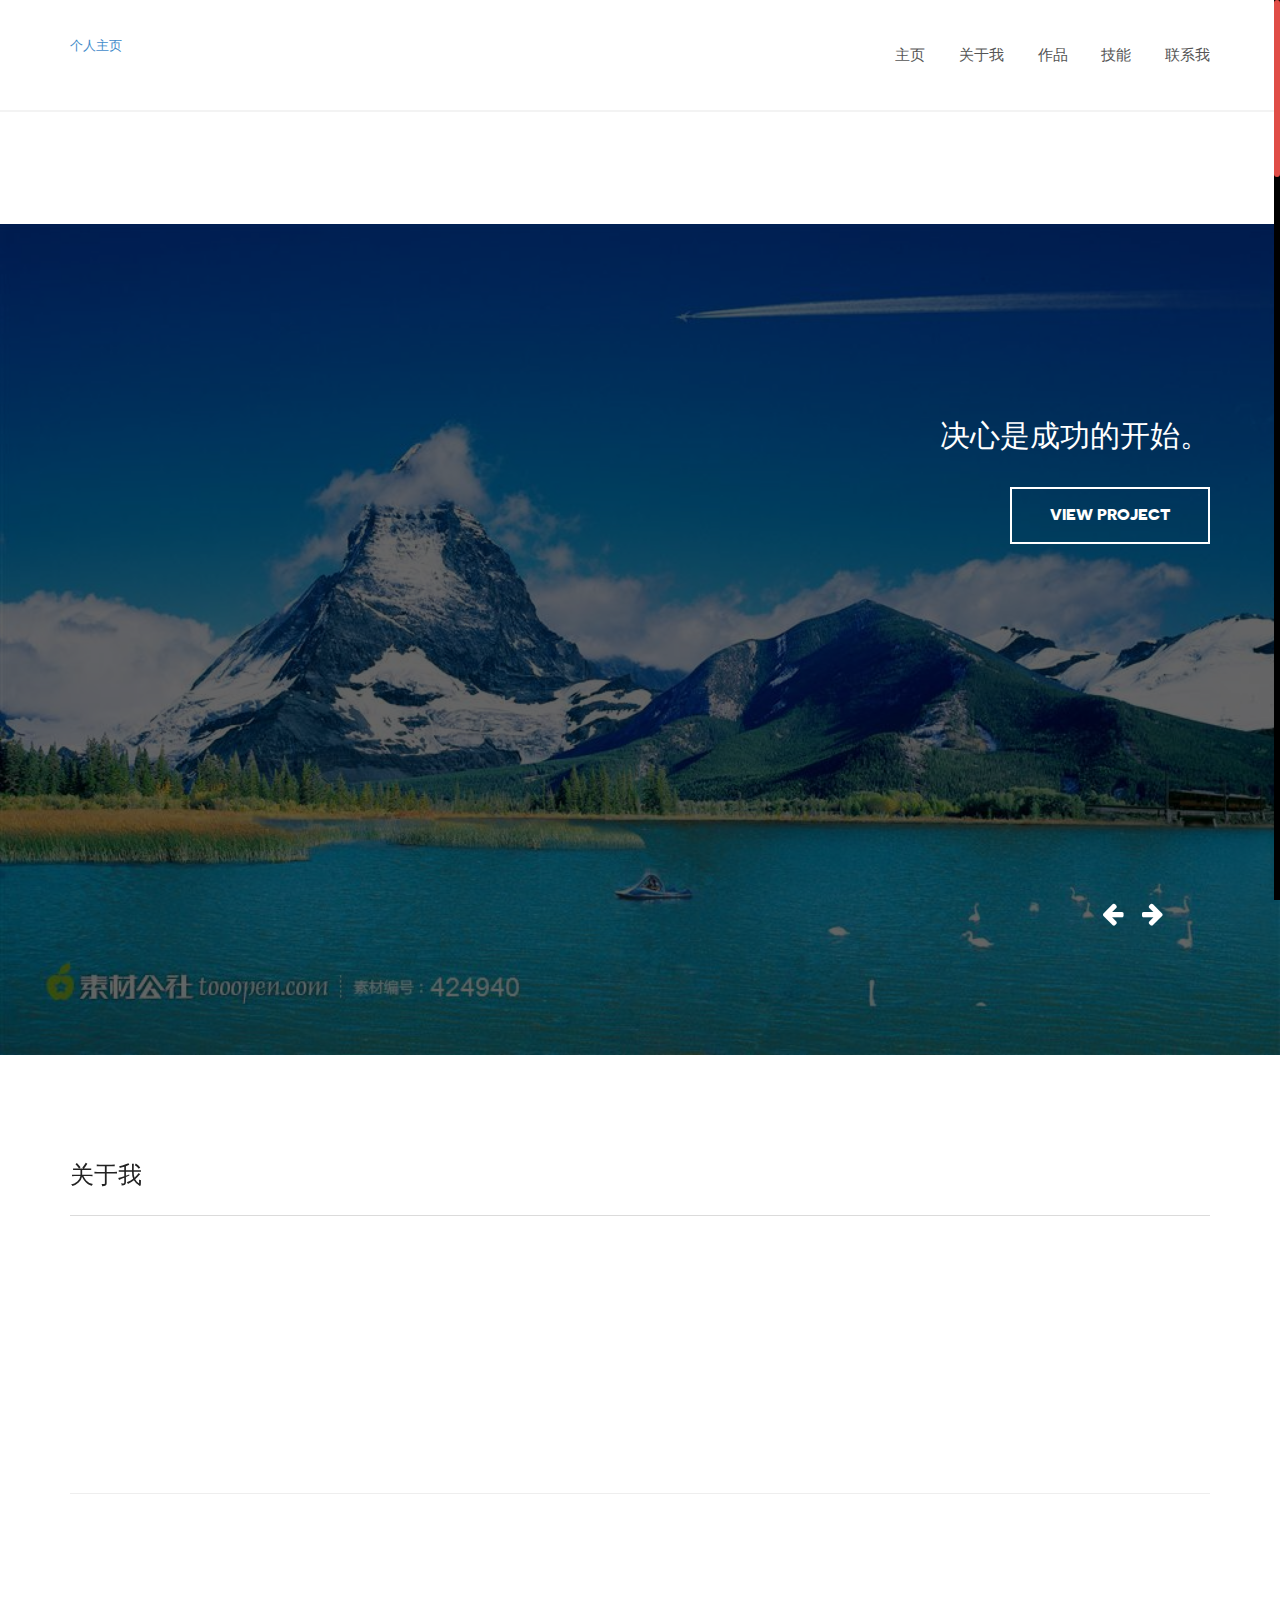
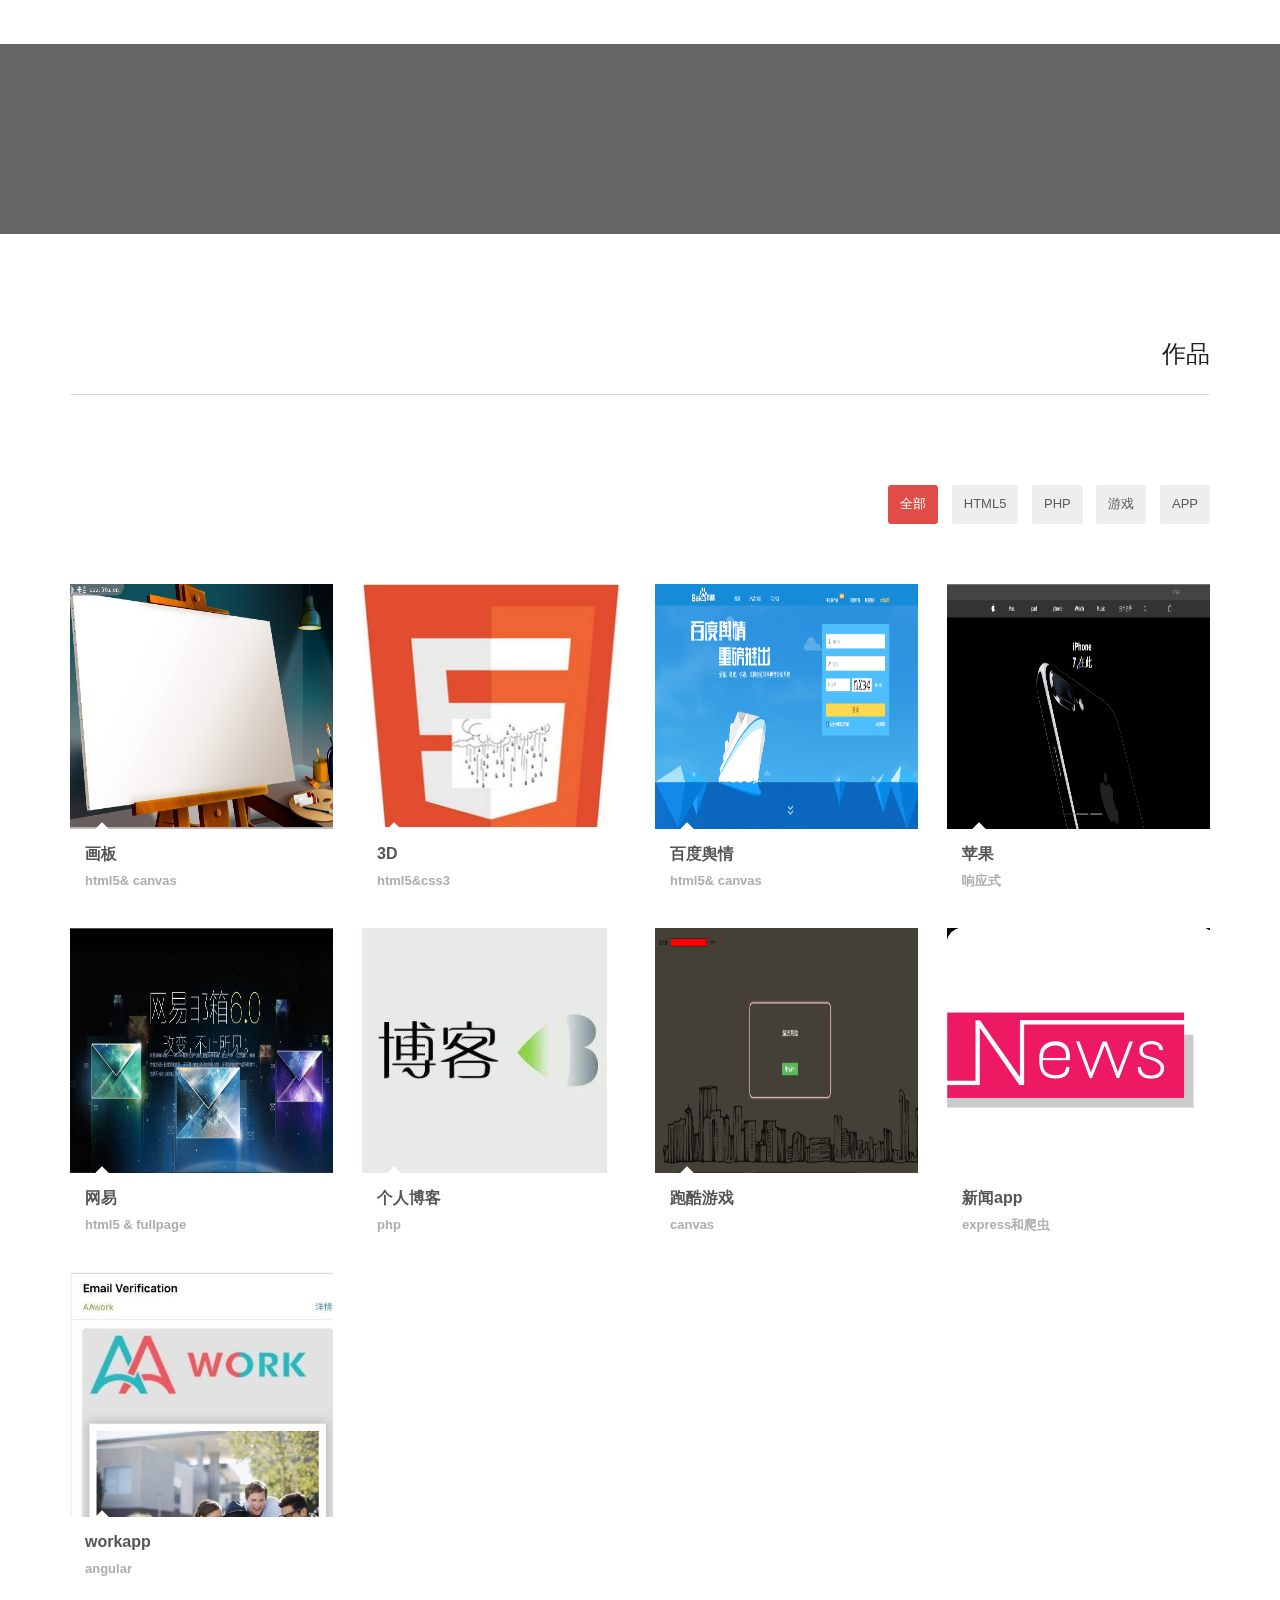
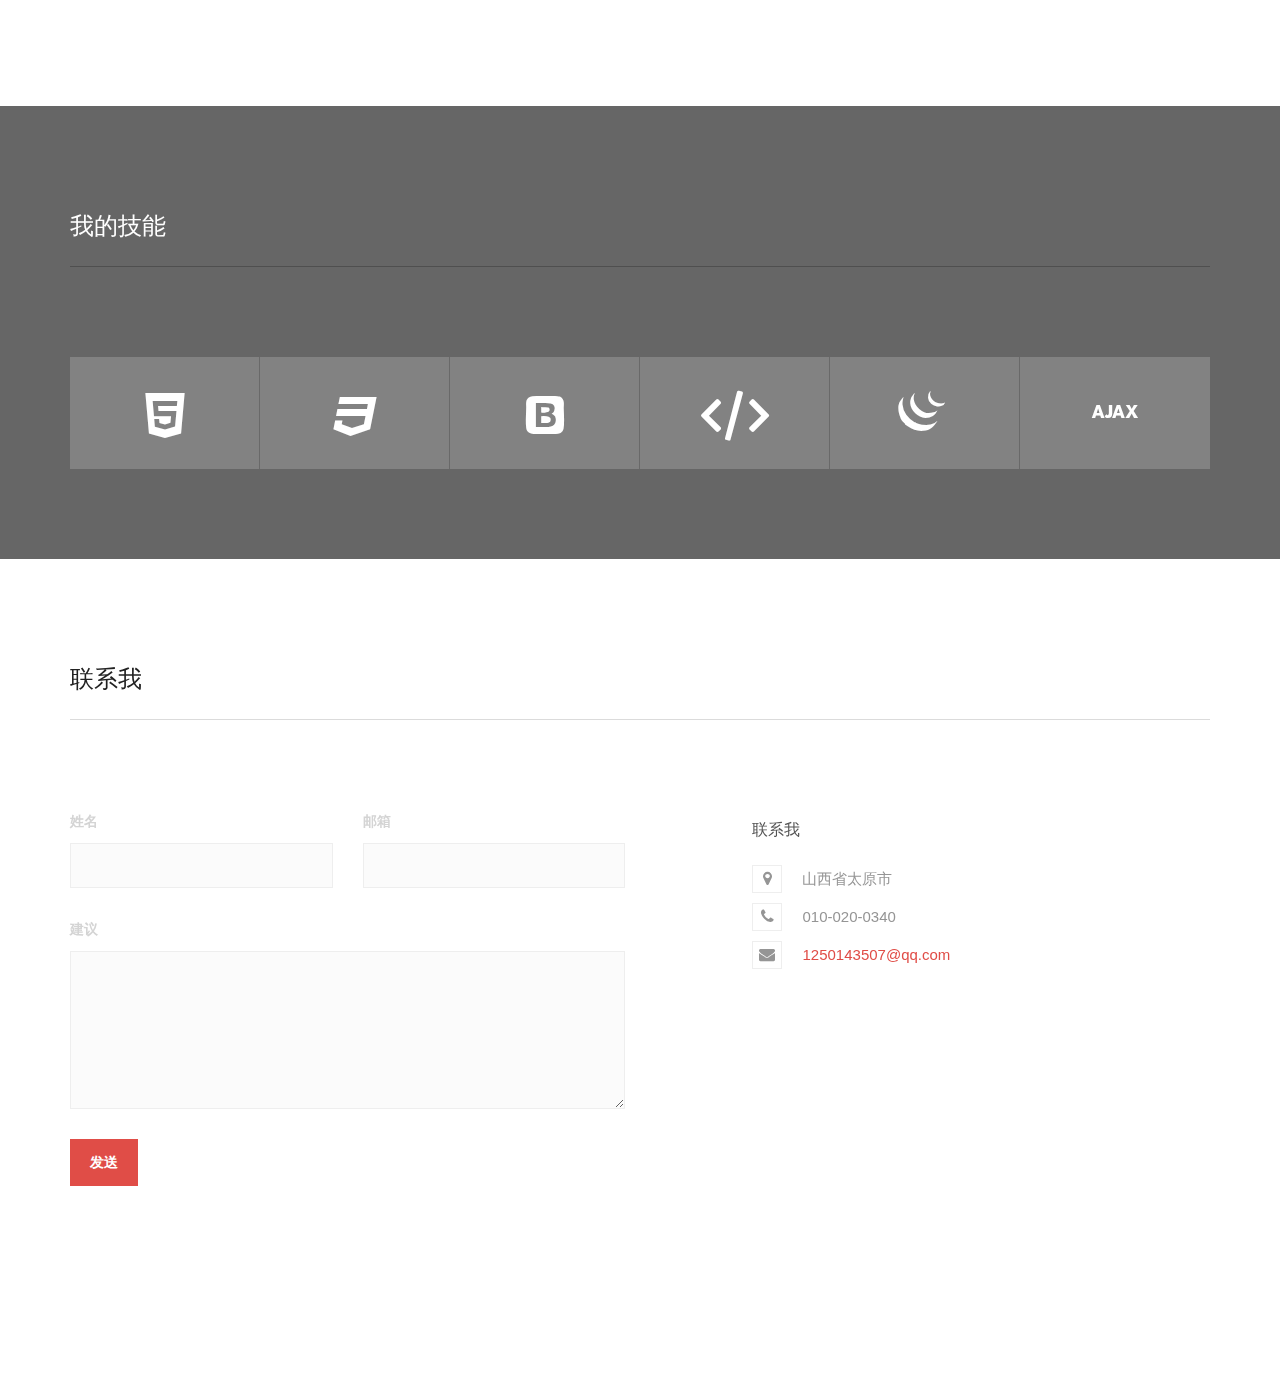
<file: weili/index.html>
<!DOCTYPE html>
	<html lang="en">
    <head>

        <title>个人主页</title>
        <meta name="viewport" content="width=device-width, initial-scale=1.0">
        <meta name="description" content="">
        <meta name="author" content="">
        <meta charset="UTF-8">

        <!-- CSS Bootstrap-->
        <link href="bootstrap/css/bootstrap.css" rel="stylesheet" media="screen">
		<link href="css/animate.css" rel="stylesheet" media="screen">
        <link href="css/templatemo_style.css" rel="stylesheet" media="screen">
		<link rel="stylesheet" href="css/index.css">

        <script src="js/jquery-1.10.2.min.js"></script>
        <script src="js/modernizr.js"></script>
		<script src="bootstrap/js/bootstrap.min.js"></script>
		<script src="js/plugins.js"></script>
		<script src="js/custom.js"></script>
		<style>
			.zuopin{
				width:270px;
				height: 245px;
				overflow: hidden;
			}
			.zuopin img{
				/*width: 100%;*/
				height: 100%;
			}
			.app{
				width:270px;
				height: 245px;
				overflow: hidden;
			}
			.app img{
				width: 100%;
			}
		</style>

	</head>
    <body>
	<!-- Preloader -->
	<div id="page-preloader">
	    <div id="spinner"></div>
	</div>
	<!-- End Preloader -->
	
	<!-- Mobile Menu -->
	<div id="mobile-menu" class="mobile-nav hide-nav hidden-md hidden-lg">
	    <div class="mobile-menu-close">
		<button type="button" class="close" aria-hidden="true"><span>Close</span>&times;</button>
	    </div>
	   
		<ul class="mobile-navigation">
		    <li><a href="#introduction">主页</a></li>
		    <li><a href="#about">关于我</a></li>
		    <li><a href="#portfolio">作品</a></li>
		    <li><a href="#partners">技能</a></li>
		    <!--<li><a href="#our-team">Our Team</a></li>-->
		    <li><a href="#contact">联系我</a></li>
		</ul>
		
		<ul class="mobile-social-icons">
		    <li><a href="#"><i class="fa fa-facebook"></i></a></li>
		    <li><a href="#"><i class="fa fa-twitter"></i></a></li>
		    <li><a href="#"><i class="fa fa-linkedin"></i></a></li>
		    <li><a href="#"><i class="fa fa-rss"></i></a></li>
		</ul>
	    
	</div>

        <!-- 头部开始 -->
        <header id="header" class="site-header" role="banner">
	    <div class="container">
		<div class="row">

		    <div class="col-md-4 logo">
			<a href="#">
				个人主页
			    <!--<img src="imgs/logo.png" alt="Impressum Template" title="Impressum Parallax Template">-->
			</a>
		    </div> <!-- //.logo -->

		    <div class="col-md-8">
			<nav id="navigation" class="hidden-sm hidden-xs">
			    <ul id="main-nav" class="main-navigation">
				<li class="current"><a href="#introduction">主页</a></li>
				<li><a href="#about">关于我</a></li>
				<li><a href="#portfolio">作品</a></li>
				<li><a href="#partners">技能</a></li>
				<!--<li><a href="#our-team">Our Team</a></li>-->
				<li><a href="#contact">联系我</a></li>
			    </ul>
			</nav>

			<a href="#mobile-menu" class="visible-xs visible-sm mobile-menu-trigger"><i class="fa  fa-reorder"></i></a>

		    </div>

		</div> <!-- //.row -->
	    </div> <!-- //.container -->

        </header>
	<!-- 头部结束 -->
	
	<!-- Introduction Section -->
	<section id="introduction" class="content-section clearfix">
	    <div class="flexslider introduction-slider">
		
		<ul class="slides">
		    <li> 
			<div class="flex-caption section-overlay slide-caption">
			    <div class="container">
				<div class="row">
				    <div class="col-md-12">
					<h2>
						决心是成功的开始。
					</h2>
					<a class="slide-button">View Project</a>
				    </div>
				</div>
			    </div>
			</div> 
			<img src="images/slides/slide1.jpg" alt="slide-01">  
		    </li>
		    
		    <li> 
			<div class="flex-caption section-overlay slide-caption">
			    <div class="container">
				<div class="row">
				    <div class="col-md-12">
					<h2>
						信心、毅力、勇气三者具备，则天下没有做不成的事。
					</h2>
					<a class="slide-button">View Project</a>
				    </div>
				</div>
			    </div>
			</div> 
			<img src="images/slides/slide2.jpg" alt="slide-02">    
		    </li>
		    
		    <li> 
			<div class="flex-caption section-overlay slide-caption">
			    <div class="container">
				<div class="row">
				    <div class="col-md-12">
					<h2>
						你要做多大的事情，就该承受多大的压力。
					</h2>
					<a class="slide-button">View Project</a>
				    </div>
				</div>
			    </div>
			</div> 
			<img src="images/slides/slide3.jpg" alt="slide-03">    
		    </li>
		</ul>

		<div class="slide-navigation">
		    <a href="#" class="slide-prev"><i class="fa fa-arrow-left"></i></a>
		    <a href="#" class="slide-next"><i class="fa fa-arrow-right"></i></a>
		</div>
		
	    </div> <!-- //.flexslider -->
	</section>
	<!-- End Introduction Section -->

	<!-- 关于我 -->
	<section id="about" class="content-section clearfix">
	    <div class="container">
		<div class="row">
		    <div class="col-md-12">
			<h2 class="section-title left">关于我</h2>
		    </div>
		</div>
		<div class="row">
		    
		    <div class="col-md-4 animated-item feature-item fadeInUp" data-delay="200">
			<span class="feature-icon">
				<i class="li_bulb iconfont"></i>
			</span>
			<div class="feature-info">
			    <h3 class="feature-title"><span></span>教育背景<!--Different Ideas--></h3>
			    <p>大学本科</p>
				<p>计算机科学与技术</p>
			</div>
		    </div>
		    
		    <div class="col-md-4 animated-item feature-item fadeInUp" data-delay="300">
			<span class="feature-icon"><i class="li_params"></i></span>
			<div class="feature-info">
			    <h3 class="feature-title"><span></span>籍贯<!--Flexible Mind--></h3>
			    <p>山西运城</p>
			</div>
		    </div>
		    
		    <div class="col-md-4 animated-item feature-item fadeInUp" data-delay="400">
			<span class="feature-icon"><i class="li_heart"></i></span>
			<div class="feature-info">
			    <h3 class="feature-title"><span></span>联系方式</h3>
			    <p>联系电话：15296709237</p>
				<p>QQ:1250143507</p>
			</div>
		    </div>
		    
		</div>

		<hr class="solid">

		<!--<div class="row">
		    <div class="col-md-7 animated-item fadeInLeft" data-delay="200">
			<h3>我的技能</h3>

			<p>Impressum is <a rel="nofollow" href="#/page/1">free parallax template</a> from <b class="blue">template</b><b class="green">mo</b>.
            You can download, edit and use this responsive layout for any website. Credit goes to <a rel="nofollow" href="#">Unsplash</a> for imgs used in this template.
			Donec fringilla iaculis nunc, non semper felis mattis a. Quisque tincidunt orci eu orci elementum laoreet nec non lectus.
			Maecenas commodo purus sapien, ac adipiscing tortor tempor sed. Aenean ac facilisis augue, tempor pellentesque nisl. </p>

			<p>Aliquam porttitor aliquet arcu, et ornare sapien pharetra in. Aenean sit amet est, ut libero. Nunc at pulvinar velit.
			Nunc pretium odio nibh, eget vehicula tellus sodales id.</p>

		    </div>
		    <div class="col-md-5 skillbar-container animated-item fadeInRight" data-delay="400">

			<div class="skillbar clearfix anim" data-percent="94">
			    <div class="skillbar-title">Photoshop</div>
			    <div class="skillbar-bar"></div>
			    <div class="skillbar-percent">94%</div>
			</div>

			<div class="skillbar clearfix anim" data-percent="88">
			    <div class="skillbar-title">Illustrator</div>
			    <div class="skillbar-bar"></div>
			    <div class="skillbar-percent">88%</div>
			</div>

			<div class="skillbar clearfix anim" data-percent="66">
			    <div class="skillbar-title">Fireworks</div>
			    <div class="skillbar-bar"></div>
			    <div class="skillbar-percent">66%</div>
			</div>

		    </div>
		</div>-->
	    </div>
	</section>
	<section id="counter" class="content-section content-overlay parallax-section clearfix">
		<div class="section-overlay">
		    <div class="container">
			<!--<div class="row fadeInUp">
			    <div class="col-md-3 counter-item">
				<span class="counter-icon"><i class="li_user"></i></span>
				<span class="counter-number" data-from="1" data-to="256" data-speed="1000"></span>
				<span class="counter-text">Satisfied Clients</span>
			    </div>

			    <div class="col-md-3 counter-item">
				<span class="counter-icon"><i class="li_display"></i></span>
				<span class="counter-number" data-from="1" data-to="512" data-speed="2000"></span>
				<span class="counter-text">Projects Delivered</span>
			    </div>

			    <div class="col-md-3 counter-item">
				<span class="counter-icon"><i class="li_pen"></i></span>
				<span class="counter-number" data-from="1" data-to="1024" data-speed="3000"></span>
				<span class="counter-text">Line of Code</span>
			    </div>

			    <div class="col-md-3 counter-item">
				<span class="counter-icon"><i class="li_bubble"></i></span>
				<span class="counter-number" data-from="1" data-to="2048" data-speed="4000"></span>
				<span class="counter-text">Questions Answered</span>
			    </div>
			</div>-->
		    </div>

		</div>
	</section>
	<!-- End 关于我-->
	
	<!-- 作品-->
	<section id="portfolio" class="content-section clearfix">
	    <div class="container">
		<div class="row">
		    <div class="col-md-12">
			<h2 class="section-title right">作品</h2>
		    </div>
		</div>
		<div class="row">
		    <div class="col-md-12">
				<ul id="filters" class="folio-filters">
					<li class="current"><a href="#" data-filter="*">全部</a></li>
					<li class=""><a href="#" data-filter=".webdesign">HTML5</a></li>
					<li class=""><a href="#" data-filter=".photography">PHP</a></li>
					<li class=""><a href="#" data-filter=".branding">游戏</a></li>
					<li class=""><a href="#" data-filter=".marketing">app</a></li>
				</ul>
		    </div>
		</div>
		    
		    <div id="folio-container" class="row">
				<!--画板开始-->
			<div class="col-md-3 col-sm-6 folio-item webdesign">
			    <div class="folio-thumb item-h2">
					<div class="zuopin">
						<img src="images/画板.jpg" alt="">
					</div>
				    <div class="folio-overlay">
					<a href="images/big-post1.jpg" class="folio-zoom">
					    <i class="fa fa-plus"></i>
					</a>
				    </div>
				
			    </div>
			    <div class="folio-desc">
				<span class="folio-tail"></span>
				<h4><a href="https://weili11.github.io/huaban/canvas2.html" target="_blank">画板</a></h4>
				<h6>html5& canvas</h6>
			    </div>
			</div>
			<!--画板结束-->
				<!--3D-room-->
				<div class="col-md-3 col-sm-6 folio-item webdesign">
					<div class="folio-thumb item-h2">
						<div class="zuopin">
							<img src="images/post1.jpg" alt="">
						</div>
						<div class="folio-overlay">
							<a href="images/big-post1.jpg" class="folio-zoom">
								<i class="fa fa-plus"></i>
							</a>
						</div>

					</div>
					<div class="folio-desc">
						<span class="folio-tail"></span>
						<h4><a href="https://weili11.github.io/zuo_room/room.html" target="_blank">3D</a></h4>
						<h6>html5&css3</h6>
					</div>
				</div>
				<!--百度舆情-->
				<div class="col-md-3 col-sm-6 folio-item webdesign">
					<div class="folio-thumb item-h2">
						<div class="zuopin">
							<img src="images/百度舆情.png" alt="">
						</div>
						<div class="folio-overlay">
							<a href="images/big-post1.jpg" class="folio-zoom">
								<i class="fa fa-plus"></i>
							</a>
						</div>

					</div>
					<div class="folio-desc">
						<span class="folio-tail"></span>
						<h4><a href="https://weili11.github.io/zuo_yuqing/baidu.html" target="_blank">百度舆情</a></h4>
						<h6>html5& canvas</h6>
					</div>
				</div>

			<!--<div class="col-md-3 col-sm-6 folio-item photography">
			    <div class="folio-thumb">
				<img src="images/post2.jpg" alt="">
				    <div class="folio-overlay">
					<a href="images/big-post2.jpg" class="folio-zoom">
					    <i class="fa fa-plus"></i>
					</a>
				    </div>
				
			    </div>
			    <div class="folio-desc">
				<span class="folio-tail"></span>
				<h4><a href="../game/run.html">跑酷游戏</a></h4>
				<h6>html5 & css3</h6>
			    </div> &lt;!&ndash; //.folio-desc &ndash;&gt;
			</div> -->
				<!-- folio-item -->
			
			<!--<div class="col-md-3 col-sm-6 folio-item branding">
			    <div class="folio-thumb item-h2">
				<img src="images/post3.jpg" alt="">
				    <div class="folio-overlay">
					<a href="images/big-post3.jpg" class="folio-zoom">
					    <i class="fa fa-plus"></i>
					</a>
				    </div>
				
			    </div>
			    <div class="folio-desc">
				<span class="folio-tail"></span>
				<h4><a href="../room/room.html">3D</a></h4>
				<h6>html5 & css3</h6>
			    </div>
			</div>-->
			
			<!--<div class="col-md-3 col-sm-6 folio-item marketing">
			    <div class="folio-thumb">
				<img src="images/post4.jpg" alt="">
				    <div class="folio-overlay">
					<a href="images/big-post4.jpg" class="folio-zoom">
					    <i class="fa fa-plus"></i>
					</a>
				    </div>
				
			    </div>
			    <div class="folio-desc">
				<span class="folio-tail"></span>
				<h4><a href="../apple/index.html">苹果官网</a></h4>
				<h6>html5 & 响应式</h6>
			    </div>
			</div>-->

				<!--苹果-->
				<div class="col-md-3 col-sm-6 folio-item webdesign">
					<div class="folio-thumb">
						<div class="zuopin">
							<img src="images/苹果.png" alt="">
						</div>
						<div class="folio-overlay">
							<a href="images/big-post5.jpg" class="folio-zoom">
								<i class="fa fa-plus"></i>
							</a>
						</div>

					</div>
					<div class="folio-desc">
						<span class="folio-tail"></span>
						<h4><a href="https://weili11.github.io/zuo_apple/index.html" target="_blank">苹果</a></h4>
						<h6>响应式</h6>
					</div>
				</div>
				<!-- 网易 -->
				<div class="col-md-3 col-sm-6 folio-item webdesign">
			    <div class="folio-thumb">
					<div class="app">
						<div class="zuopin">
							<img src="images/网易.png" alt="">
						</div>
					</div>
				    <div class="folio-overlay">
					<a href="images/big-post5.jpg" class="folio-zoom">
					    <i class="fa fa-plus"></i>
					</a>
				    </div>
				
			    </div>
			    <div class="folio-desc">
				<span class="folio-tail"></span>
				<h4><a href="https://weili11.github.io/wangyi/fullpage.html" target="_blank">网易</a></h4>
				<h6>html5 & fullpage</h6>
			    </div>
			</div>
			<!--个人博客开始-->
			<div class="col-md-3 col-sm-6 folio-item photography">
			    <div class="folio-thumb item-h2">
					<div class="zuopin">
						<img src="images/blog.jpg" alt="">
					</div>
				    <div class="folio-overlay">
					<a href="http://localhost/blog/blog/index.php?m=index " class="folio-zoom">
					    <i class="fa fa-plus"></i>
					</a>
				    </div>
				
			    </div>
			    <div class="folio-desc">
				<span class="folio-tail"></span>
				<h4><a href="http://localhost/blog/blog/index.php?m=admin" target="_blank">个人博客</a></h4>
				<h6>php</h6>
			    </div>
			</div> <!-- 个人博客结束 -->

				<!--百度舆情开始-->
			<!--<div class="col-md-3 col-sm-6 folio-item branding">
			    <div class="folio-thumb">
				<img src="images/post7.jpg" alt="">
				    <div class="folio-overlay">
					<a href="images/big-post7.jpg" class="folio-zoom">
					    <i class="fa fa-plus"></i>
					</a>
				    </div>
				
			    </div>
			    <div class="folio-desc">
				<span class="folio-tail"></span>
				<h4><a href="../baiduyq/baidu.html">百度舆情</a></h4>
				<h6>html5 &css3</h6>
			    </div>
			</div>-->
				<!--百度舆情结束-->
				<!--跑酷游戏开始-->
				<div class="col-md-3 col-sm-6 folio-item branding">
					<div class="folio-thumb">
						<div class="zuopin">
							<img src="images/跑酷.png" alt="">
						</div>
						<div class="folio-overlay">
							<a href="images/big-post7.jpg" class="folio-zoom">
								<i class="fa fa-plus"></i>
							</a>
						</div>

					</div>
					<div class="folio-desc">
						<span class="folio-tail"></span>
						<h4><a href="https://weili11.github.io/zuo_paoku/run.html" target="_blank">跑酷游戏</a></h4>
						<h6>canvas</h6>
					</div>
				</div>
				<!--跑酷游戏结束-->

			<!--新闻app开始-->
			<div class="col-md-3 col-sm-6 folio-item marketing">
			    <div class="folio-thumb">
					<div class="app">
						<img src="images/新闻.jpg" alt="">
					</div>
				    <div class="folio-overlay">
					<a href="images/big-post8.jpg" class="folio-zoom">
					    <i class="fa fa-plus"></i>
					</a>
				    </div>
				
			    </div>
			    <div class="folio-desc">
				<span class="folio-tail"></span>
				<h4><a href="http://localhost:8000/" target="_blank">新闻app</a></h4>
				<h6>express和爬虫</h6>
			    </div>
			</div>
				<!--新闻app结束-->

			<!--workapp开始	-->
			<div class="col-md-3 col-sm-6 folio-item marketing">
				<div class="folio-thumb">
					<div class="app">
						<img src="images/workapp.jpg" alt="">
					</div>
					<div class="folio-overlay">
						<a href="images/big-post8.jpg" class="folio-zoom">
							<i class="fa fa-plus"></i>
						</a>
					</div>

				</div>
				<div class="folio-desc">
					<span class="folio-tail"></span>
					<h4><a href="http://localhost:8080/" target="_blank">workapp</a></h4>
					<h6>angular</h6>
				</div>

			</div>
				<!--workapp结束-->

			</div>
		</div>
	    
	</section>
	<!--作品结束-->
	
	<!-- 技能 -->
	<section id="partners" class="content-section content-overlay parallax-section clearfix">
	    
	    <div class="section-overlay">
		<div class="container">
		    <div class="row">
			<div class="col-md-12">
			    <h2 class="section-title left">我的技能</h2>
			</div>
		    </div>
		    <div class="row no-margin">
			<div class="col-md-2 partner-logo">
			    <!--<img data-toggle="tooltip" title="Our Partner" src="imgs/partner-logo.png" alt="">-->
				<span class="iconfont html5"></span>
			</div>
			<div class="col-md-2 partner-logo">
			    <!--<img data-toggle="tooltip" title="Our Partner" src="imgs/partner-logo.png" alt="">-->
				<span class="iconfont css3"></span>
			</div>
			<div class="col-md-2 partner-logo">
			    <!--<img data-toggle="tooltip" title="Our Partner" src="imgs/partner-logo.png" alt="">-->
				<span class="iconfont bootstrap"></span>
			</div>
			<div class="col-md-2 partner-logo">
			    <!--<img data-toggle="tooltip" title="Our Partner" src="images/partner-logo.png" alt="">-->
				<span class="iconfont js"></span>
			</div>
			<div class="col-md-2 partner-logo">
			    <!--<img data-toggle="tooltip" title="Our Partner" src="imgs/partner-logo.png" alt="">-->
				<span class="iconfont jq"></span>
			</div>
			<div class="col-md-2 partner-logo">
			    <!--<img data-toggle="tooltip" title="Our Partner" src="imgs/partner-logo.png" alt="">-->
				<span class="iconfont ajax"></span>
			</div>
		    </div>
		</div>
	    </div>
	    
	</section>
	<!-- End 技能 -->

	<!-- 我们团队开始 -->
	<!--<section id="our-team" class="content-section clearfix">
	    <div class="container">
		<div class="row">
		    <div class="col-md-12">
			<h2 class="section-title right">Our Team</h2>
		    </div>
		</div>
		<div class="row">
		    <div class="col-md-3 team-box animated-item fadeInUp" data-delay="100">
			<div class="team-thumb">
			    <img src="imgs/author1.jpg" alt="">
			    <div class="team-overlay">
				<div class="team-desc">
				    <p>Lorem ipsum dolor sit amet, consectetur adipiscing elit, nisi dui, ultrices.</p>
				</div>
				<ul class="team-social-icons">
				    <li><a href="#"><i class="fa fa-facebook"></i></a></li>
				    <li><a href="#"><i class="fa fa-twitter"></i></a></li>
				    <li><a href="#"><i class="fa fa-linkedin"></i></a></li>
				</ul>
			    </div>
			</div>
			<div class="team-info">
			    <h4>Tracy</h4>
			    <h6>Designer</h6>
			</div>
		    </div> &lt;!&ndash; //.team-box &ndash;&gt;

		    <div class="col-md-3 team-box animated-item fadeInUp" data-delay="200">
			<div class="team-thumb">
			    <img src="images/author2.jpg" alt="">
			    <div class="team-overlay">
				<div class="team-desc">
				    <p>Lorem ipsum dolor sit amet, consectetur adipiscing elit, nisi dui, ultrices.</p>
				</div>
				<ul class="team-social-icons">
				    <li><a href="#"><i class="fa fa-facebook"></i></a></li>
				    <li><a href="#"><i class="fa fa-twitter"></i></a></li>
				    <li><a href="#"><i class="fa fa-linkedin"></i></a></li>
				</ul>
			    </div>
			</div>
			<div class="team-info">
			    <h4>Julia</h4>
			    <h6>Director</h6>
			</div>
		    </div> &lt;!&ndash; //.team-box &ndash;&gt;

		    <div class="col-md-3 team-box animated-item fadeInUp" data-delay="300">
			<div class="team-thumb">
			    <img src="imgs/author3.jpg" alt="">
			    <div class="team-overlay">
				<div class="team-desc">
				    <p>Lorem ipsum dolor sit amet, consectetur adipiscing elit, nisi dui, ultrices.</p>
				</div>
				<ul class="team-social-icons">
				    <li><a href="#"><i class="fa fa-facebook"></i></a></li>
				    <li><a href="#"><i class="fa fa-twitter"></i></a></li>
				    <li><a href="#"><i class="fa fa-linkedin"></i></a></li>
				</ul>
			    </div>
			</div>
			<div class="team-info">
			    <h4>Linda</h4>
			    <h6>Manager</h6>
			</div>
		    </div> &lt;!&ndash; //.team-box &ndash;&gt;

		    <div class="col-md-3 team-box animated-item fadeInUp" data-delay="400">
			<div class="team-thumb">
			    <img src="imgs/author4.jpg" alt="">
			    <div class="team-overlay">
				<div class="team-desc">
				    <p>Lorem ipsum dolor sit amet, consectetur adipiscing elit, nisi dui, ultrices.</p>
				</div>
				<ul class="team-social-icons">
				    <li><a href="#"><i class="fa fa-facebook"></i></a></li>
				    <li><a href="#"><i class="fa fa-twitter"></i></a></li>
				    <li><a href="#"><i class="fa fa-linkedin"></i></a></li>
				</ul>
			    </div>
			</div>
			<div class="team-info">
			    <h4>Christina</h4>
			    <h6>CEO</h6>
			</div>
		    </div> &lt;!&ndash; //.team-box &ndash;&gt;
		</div>
	    </div>
	</section>
	-->
	<!--我们团队结束 -->
	
	<!-- Testimonials Section -->
	<!--<section id="testimonials" class="content-section content-overlay parallax-section">
	    <div class="section-overlay">
		<div class="container">
		    <div class="row">
			<div class="col-md-12">
			    <div class="flexslider testimonials-slider">
				<ul class="slides">
				    <li>
					<p>Feel free to download responsive templates from templatemo.com website for your personal or commercial projects.</p>
					<span class="testimonials-author">Kyor Kyor</span>
				    </li>
				    <li>
					<p>Donec quis diam mollis, ornare nunc ut, laoreet nunc. Nullam euismod erat eget mi tincidunt malesuada. Curabitur vel cursus tellus.</p>
					<span class="testimonials-author">Lynn Lynn</span>
				    </li>
				    <li>
					<p>Nam pellentesque eleifend lectus in commodo. Proin accumsan sodales neque, bibendum tincidunt tellus laoreet vel.</p>
					<span class="testimonials-author">Htet Htet</span>
				    </li>

				</ul>
			    </div>
			</div>
		    </div>
		</div>

	    </div>
	</section>
	-->
	<!-- End Testimonials Section -->

	<!-- Contact Section -->
	<section id="contact" class="content-section">
	    <div class="container">
		<div class="row">
		    <div class="col-md-12">
			<h2 class="section-title left">联系我</h2>
		    </div>
		</div>
		<div class="row">
		    <div class="col-md-6 contact-form">
			<form id="email-form" action="#" method="post">
			    <div class="row">
				<div class="col-md-6">
				    <label for="name">姓名</label>
				    <input type="text" class="form-input" name="name" id="name">
				</div>
				<div class="col-md-6">
				    <label for="email">邮箱</label>
				    <input type="email" class="form-input" name="email" id="email">
				</div>
			    </div>
			    <div class="row">
				<div class="col-md-12">
				    <label for="message">建议</label>
				    <textarea rows="6" id="message" name="message" class="form-input"></textarea>
				</div>
			    </div>
			    <div class="row">
				<div class="col-md-12">
				    <button class="main-button" type="submit">发送</button>
				</div>
			    </div>
			</form>

		    </div>
		    <div class="col-md-5 col-md-offset-1 contact-info">
			<!--<h4>Our Office</h4>
			<p>Fusce viverra tempus lectus nec pretium. Donec pellentesque,
			tellus sed bibendum placerat, orci diam congue nisi, sed blandit diam
			turpissit amet dui.
			</p>-->

			<h4>联系我</h4>
			<ul>
			    <li><i class="fa fa-map-marker"></i>山西省太原市</li>
			    <li><i class="fa fa-phone"></i>010-020-0340</li>
			    <li><i class="fa fa-envelope"></i><a href="mailto:">1250143507@qq.com</a></li>
			</ul>
			
		    </div>
		</div>
	    </div>
	</section>
	<!-- End Contact Section -->
	
	<!-- Hidden Content -->
	<section id="load-folio" class="folio-details">
	    <div id="folio-content" class="load-folio-content">
		
	    </div>
	</section>
	
        <footer id="footer" class="site-footer" role="contentinfo">
			<div class="container">
                <div class="col-md-6 col-sm-6">
                    <div class="copyright-text">
                        <span>
							作者：卫丽
							|
							联系方式：1250243507@qq.com
						</span>
                    </div>
                </div>
                <!--<div class="col-md-6 col-sm-6">
                    <div class="social-icons">
                        <ul>
                            <li><a href="#" class="fa fa-facebook"></a></li>
                            <li><a href="#" class="fa fa-twitter"></a></li>
                            <li><a href="#" class="fa fa-linkedin"></a></li>
                            <li><a href="#" class="fa fa-rss"></a></li>
                        </ul>
                    </div>
                </div>-->
            </div>
        </footer>



    </body>
</html>
</file>
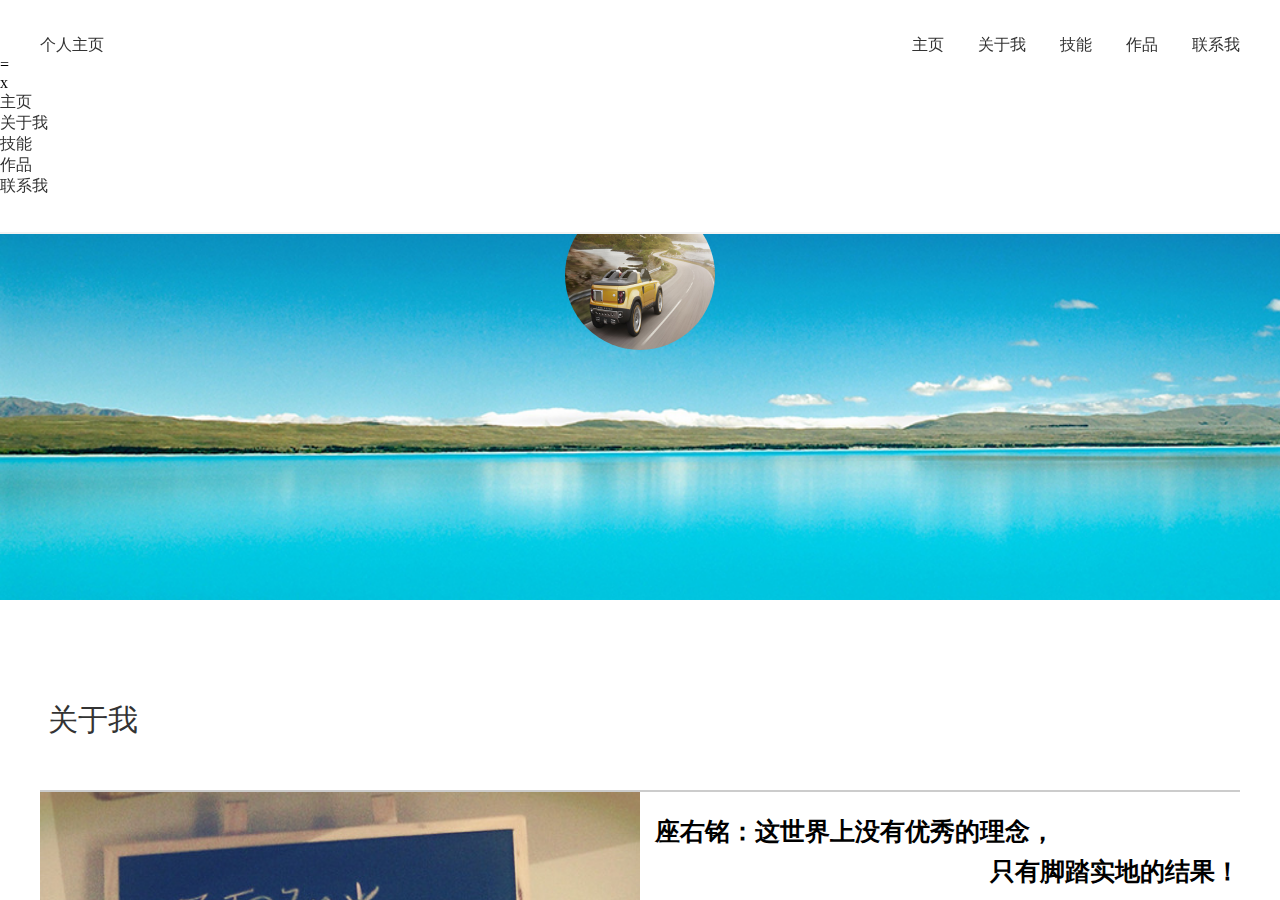
<file: zhuye/index.html>
<!DOCTYPE html>
<html lang="en">
<head>
    <meta charset="UTF-8">
    <meta name="viewport" content="initial-scale=1.0, maximum-scale=1.0, user-scalable=no" />
    <title>个人主页</title>
    <link rel="stylesheet" href="css/base.css">
    <link rel="stylesheet" href="css/index.css">
    <link rel="stylesheet" href="css/personnal.css">
    <script src="js/jquery.js"></script>
    <script src="js/index.js"></script>


</head>
<body>
<!--<div class="right" style="background-image:url(img/lunbo3.jpg)">
    <div class="toggle_right">
    </div>
    <div class="right_cover">

    </div>
</div>-->

<!-- 头部开始 -->
<header id="header" class="site-header" role="banner">
    <div class="container nav_l">
        <div class="row">

            <div class="col-m-4 logo">
                <a href="#">
                    个人主页
                </a>
            </div>
            <div class="col-m-8">
                <nav id="navigation" class="hidden-sm hidden-xs">
                    <ul id="main-nav" class="main-navigation">
                        <li class="current"><a href="#introduction">主页</a></li>
                        <li><a href="#about">关于我</a></li>
                        <li><a href="#partners">技能</a></li>
                        <li><a href="#portfolio">作品</a></li>
                        <li><a href="#contact">联系我</a></li>
                    </ul>
                </nav>

                <a href="#mobile-menu" class="visible-xs visible-sm mobile-menu-trigger"><i class="fa  fa-reorder"></i></a>

            </div>

        </div>
    </div>

    <!--小屏开始-->
    <div class="nav_s">
        <ul class="snav">
            <li><span class="dnav">=</span></li>
            <li><span class="bag"></span></li>
        </ul>
        <ul class="slide_nav">
            <li><span class="close">x</span></li>
            <li><span class="apple"></span></li>
            <ul class="slide_nav_con">
                <li class="current"><a href="#introduction">主页</a></li>
                <li><a href="#about">关于我</a></li>
                <li><a href="#partners">技能</a></li>
                <li><a href="#portfolio">作品</a></li>
                <li><a href="#contact">联系我</a></li>
            </ul>
        </ul>
    </div>

    <!--小屏结束-->
</header>
<!-- 头部结束 -->


<div class="left">

    <!--主页开始-->
    <section id="introduction" class="content-section clearfix">
            <h1>Don't try so hard, the best things come when you least expect them to.</h1>
            <h2>不要着急，最好的总会在最不经意的时候出现。</h2>

        <div class="header_con">
            <div class="header">
                <div class="logo" style="">

                </div>
                <div class="toggle_left">
                </div>
            </div>
        </div>
    </section>
    <!--主页结束-->

    <div class="main_left container" >

        <!--关于我开始-->
        <section id="about" class="content-section clearfix">
            <h3><span>关于我</span></h3>
            <div class="me row">
                <div class="me-img col-s-12 col-m-6 col-l-6" style="float:left;transition:all 2s ease-in-out;overflow: hidden;">
                    <img src="img/me.jpg" alt="" width="100%" height="100%">
                </div>
                <div class="me-word col-s-12 col-m-6 col-l-6" style="float:left;padding-left:15px;font-size:20px;overflow: auto">
                    <p class="me-wordp">座右铭：这世界上没有优秀的理念，<p style="text-align: right;padding:0;margin:0;font-weight:bold;font-size:25px">只有脚踏实地的结果！</p></p>
                    <p style="overflow: hidden;padding-top:15px;text-indent: 2em">百分之一百二的工作热情，一丝不苟的工作态度，是我对自我的工作要求。编程是我的爱好，他让我拥有缜密的逻辑思维能力，编写优雅高效的代码是我的追求与本分。较强的责任心，强大的抗压能力，是我对自己的评价。我精通html5、css3、javascript、jquery、agularjs，熟练掌握Photoshop、AI等作图工具，有一定的设计和美术基础，并熟练应用PHP、node.js、sql语句。</p>
                </div>
            </div>
        </section>
        <!--关于我结束-->


        <!--技能开始-->
        <section id="partners" class="content-section clearfix">
            <h3><span>个人技能</span></h3>
            <ul class="skill_list row">
                <li class="skill_item col-s-6 col-m-4 col-l-3">
                    <div class="items"><img src="img/js.jpg" alt=""></div>
                    <span>javascript</span>
                </li>
                <li class="skill_item col-s-6 col-m-4 col-l-3">
                    <div class="items"><img src="img/css3.jpg" alt=""></div>
                    <span>CSS3</span>
                </li>
                <li class="skill_item col-s-6 col-m-4 col-l-3">
                    <div class="items"><img src="img/h5.jpg" alt=""></div>
                    <span>HTML5</span>
                </li>
                <li class="skill_item col-s-6 col-m-4 col-l-3">
                    <div class="items"><img src="img/node1.jpg" alt=""></div>
                    <span>NodeJs</span>
                </li>
                <li class="skill_item col-s-6 col-m-4 col-l-3">
                    <div class="items"><img src="img/jquery.jpg" alt=""></div>
                    <span>jQuery</span>
                </li>
                <!--<li class="skill_item col-s-6 col-m-4 col-l-3">
                    <div class="items"><img src="img/ps1.jpg" alt=""></div>
                    <span>Photoshop</span>
                </li>-->
                <li class="skill_item col-s-6 col-m-4 col-l-3">
                    <div class="items"><img src="img/agular1.jpg" alt=""></div>
                    <span>AgularJs</span>
                </li>
                <!--<li class="skill_item col-s-6 col-m-4 col-l-3">
                    <div class="items"><img src="img/react.jpg" alt=""></div>
                    <span>ReactJs</span>
                </li>
                <li class="skill_item col-m-4 item-hide">
                    <div class="items"><img src="img/react.jpg" alt=""></div>
                    <span>ReactJs</span>
                </li>-->
            </ul>
        </section>
        <!--技能结束-->


        <!--作品开始-->
        <section id="portfolio" class="content-section clearfix">
            <h3><span>作品展示</span></h3>
            <ul class="work_list row">
                <li class="work_item col-s-12 col-m-6 col-l-4">
                    <div class="work_items">
                        <div class="work_cover">
                            <span><img src="img/web.jpg" alt=""></span>
                        </div>
                    </div>
                    <span class="introduce">企业网站作品</span>
                </li>
                <li class="work_item col-s-12 col-m-6 col-l-4">
                    <div class="work_items">
                        <div class="work_cover">
                            <span><img src="img/h5css3.jpg" alt=""></span>
                        </div>
                    </div>
                    <span class="introduce">Html5&Css3</span>
                </li>
                <li class="work_item col-s-12 col-m-6 col-l-4">
                    <div class="work_items">
                        <div class="work_cover">
                            <span><img src="img/app.jpg" alt=""></span>
                        </div>
                    </div>
                    <span class="introduce">App作品</span>
                </li>
                <li class="work_item col-s-12 col-m-6 col-l-4">
                    <div class="work_items">
                        <div class="work_cover">
                            <span><img src="img/game.jpg" alt=""></span>
                        </div>
                    </div>
                    <span class="introduce">游戏</span>
                </li>
                <li class="work_item col-s-12 col-m-6 col-l-4">
                    <div class="work_items">
                        <div class="work_cover">
                            <span><img src="img/xiangying.jpg" alt=""></span>
                        </div>
                    </div>
                    <span class="introduce">响应式</span>
                </li>
                <li class="work_item col-s-12 col-m-6 col-l-4">
                    <div class="work_items">
                        <div class="work_cover">
                            <span><img src="img/little.jpg" alt=""></span>
                        </div>
                    </div>
                    <span class="introduce">Small Routine</span>
                </li>
            </ul>
        </section>
        <!--作品结束-->


    </div>

    <!--联系我开始-->
    <section id="contact" class="content-section clearfix">
        <h3><span>联系我</span></h3>
        <div class="contact" style="width:100%;height:200px;background:rgba(0,0,0,0.8);color:#fff;font-size: 20px">
            <p>QQ:1250143507</p>
            <p>电话:18792690355</p>
            <p>邮箱:angularbabyll@163.com</p>
        </div>
    </section>
    <!--联系我结束-->



    <div class="back-top"></div>
</div>
<div class="big_cover">
    <div class="work_fix">
        <div class="work_mast">
            <i class="work_i">X</i>
            <!--<div><a href="http://svn1205.duapp.com/mycms/index.php" target="_blank">北京车网互联科技有限公司</a></div>-->
            <div><a href="http://carsmart.cn/main.html
" target="_blank">北京车网互联科技有限公司</a></div>
            <div><a href="http://zakersvn.duapp.com/mycms/index.php" target="_blank">ZAKER官网</a></div>
            <!--<div><a href="http://www.zonda.com/ch/index.asp" target="_blank">中大集团官方网站</a></div>-->
            <!--<div><a href="" target="_blank">个人博客</a></div>-->
        </div>
    </div>
</div>
<div class="big_cover">
    <div class="work_fix">
        <div class="work_mast">
            <i class="work_i">X</i>
            <div><a href="https://guangpf.github.io/mycanvas/canvas1.html" target="_blank">canvas 画板</a></div>
            <div><a href="https://weili11.github.io/zuo_room/room.html" target="_blank">3D room</a></div>
            <!--<div><a href="https://guangpf.github.io/3D/lunbo/index" target="_blank">3D 纵向轮播图</a></div>
            <div><a href="https://guangpf.github.io/3D/horizontallunbo/index" target="_blank">3D horizontal</a></div>-->
            <div><a href="https://guangpf.github.io/3D/global/circle" target="_blank">地球仪</a></div>
        </div>
    </div>
</div>
<div class="big_cover">
    <div class="work_fix">
        <div class="work_mast">
            <i class="work_i">X</i>
            <div><a href="http://guan12.duapp.com/" target="_blank">新闻app</a></div>
            <div><a href="http://fttworkapp.duapp.com" target="_blank">WorkApp</a></div>
        </div>
    </div>
</div>
<div class="big_cover">
    <div class="work_fix">
        <div class="work_mast">
            <i class="work_i">X</i>
            <div><a href="https://weili11.github.io/zuo_paoku/run.html" target="_blank">跑酷小游戏</a></div>
        </div>
    </div>
</div>
<div class="big_cover">
    <div class="work_fix">
        <div class="work_mast">
            <i class="work_i">X</i>
            <div><a href="https://weili11.github.io/zuo_apple/index.html" target="_blank">苹果官网</a></div>
            <div><a href="https://weili11.github.io/zuo_yuqing/baidu.html" target="_blank">百度舆情</a></div>
        </div>
    </div>
</div>
<div class="big_cover">
    <div class="work_fix">
        <div class="work_mast">
            <i class="work_i">X</i>
            <div><a href="https://weili11.github.io/12-1-canvas/huo.html" target="_blank">火焰</a></div>
            <div><a href="https://weili11.github.io/12-1-canvas/liziAnimate.html" target="_blank">粒子运动</a></div>

            <div><a href="https://guangpf.github.io/3D/rain" target="_blank">雨滴</a></div>
            <div><a href="https://guangpf.github.io/3D/2DWatch" target="_blank">表盘</a></div>
            <div><a href="https://guangpf.github.io/3D/dragbox" target="_blank">3D盒子拖拽</a></div>
            <div><a href="https://guangpf.github.io/3D/ball/ball" target="_blank">Ball</a></div>
            <div><a href="https://guangpf.github.io/guanpengfei/drag/drag.html" target="_blank">拖拽轮播</a></div>
        </div>
    </div>
</div>
</body>
</html>
</file>
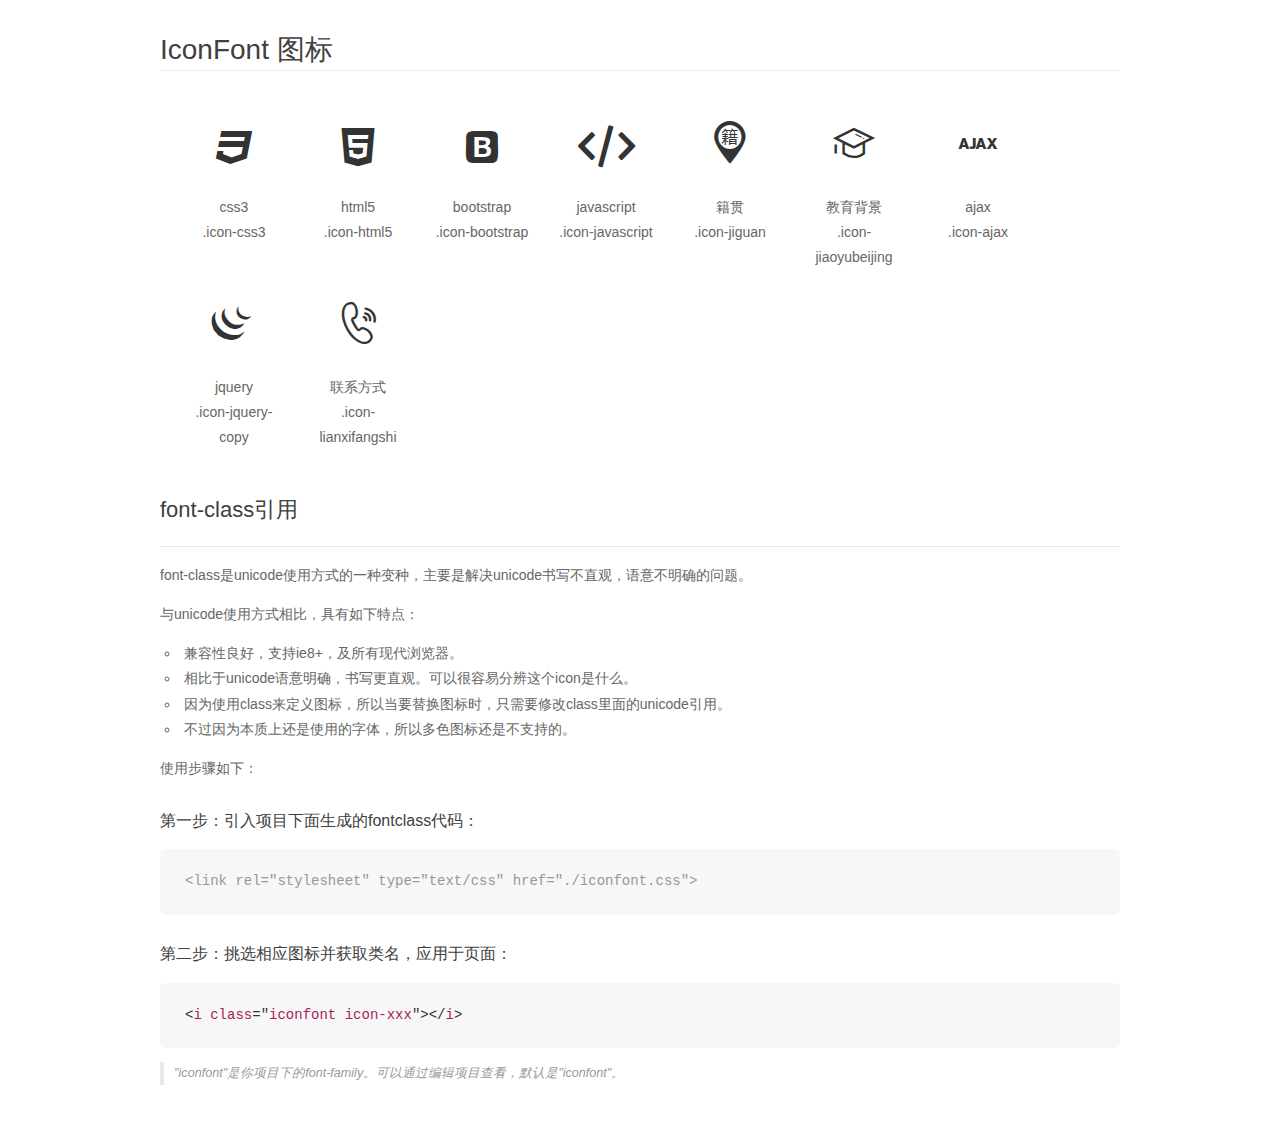
<file: weili/iconfont/demo_fontclass.html>
<!DOCTYPE html>
<html>
<head>
    <meta charset="utf-8"/>
    <title>IconFont</title>
    <link rel="stylesheet" href="demo.css">
    <link rel="stylesheet" href="iconfont.css">
</head>
<body>
    <div class="main markdown">
        <h1>IconFont 图标</h1>
        <ul class="icon_lists clear">
            
                <li>
                <i class="icon iconfont icon-css3"></i>
                    <div class="name">css3</div>
                    <div class="fontclass">.icon-css3</div>
                </li>
            
                <li>
                <i class="icon iconfont icon-html5"></i>
                    <div class="name">html5</div>
                    <div class="fontclass">.icon-html5</div>
                </li>
            
                <li>
                <i class="icon iconfont icon-bootstrap"></i>
                    <div class="name">bootstrap</div>
                    <div class="fontclass">.icon-bootstrap</div>
                </li>
            
                <li>
                <i class="icon iconfont icon-javascript"></i>
                    <div class="name">javascript</div>
                    <div class="fontclass">.icon-javascript</div>
                </li>
            
                <li>
                <i class="icon iconfont icon-jiguan"></i>
                    <div class="name">籍贯</div>
                    <div class="fontclass">.icon-jiguan</div>
                </li>
            
                <li>
                <i class="icon iconfont icon-jiaoyubeijing"></i>
                    <div class="name">教育背景</div>
                    <div class="fontclass">.icon-jiaoyubeijing</div>
                </li>
            
                <li>
                <i class="icon iconfont icon-ajax"></i>
                    <div class="name">ajax</div>
                    <div class="fontclass">.icon-ajax</div>
                </li>
            
                <li>
                <i class="icon iconfont icon-jquery-copy"></i>
                    <div class="name">jquery</div>
                    <div class="fontclass">.icon-jquery-copy</div>
                </li>
            
                <li>
                <i class="icon iconfont icon-lianxifangshi"></i>
                    <div class="name">联系方式</div>
                    <div class="fontclass">.icon-lianxifangshi</div>
                </li>
            
        </ul>

        <h2 id="font-class-">font-class引用</h2>
        <hr>

        <p>font-class是unicode使用方式的一种变种，主要是解决unicode书写不直观，语意不明确的问题。</p>
        <p>与unicode使用方式相比，具有如下特点：</p>
        <ul>
        <li>兼容性良好，支持ie8+，及所有现代浏览器。</li>
        <li>相比于unicode语意明确，书写更直观。可以很容易分辨这个icon是什么。</li>
        <li>因为使用class来定义图标，所以当要替换图标时，只需要修改class里面的unicode引用。</li>
        <li>不过因为本质上还是使用的字体，所以多色图标还是不支持的。</li>
        </ul>
        <p>使用步骤如下：</p>
        <h3 id="-fontclass-">第一步：引入项目下面生成的fontclass代码：</h3>


        <pre><code class="lang-js hljs javascript"><span class="hljs-comment">&lt;link rel="stylesheet" type="text/css" href="./iconfont.css"&gt;</span></code></pre>
        <h3 id="-">第二步：挑选相应图标并获取类名，应用于页面：</h3>
        <pre><code class="lang-css hljs">&lt;<span class="hljs-selector-tag">i</span> <span class="hljs-selector-tag">class</span>="<span class="hljs-selector-tag">iconfont</span> <span class="hljs-selector-tag">icon-xxx</span>"&gt;&lt;/<span class="hljs-selector-tag">i</span>&gt;</code></pre>
        <blockquote>
        <p>"iconfont"是你项目下的font-family。可以通过编辑项目查看，默认是"iconfont"。</p>
        </blockquote>
    </div>
</body>
</html>
</file>
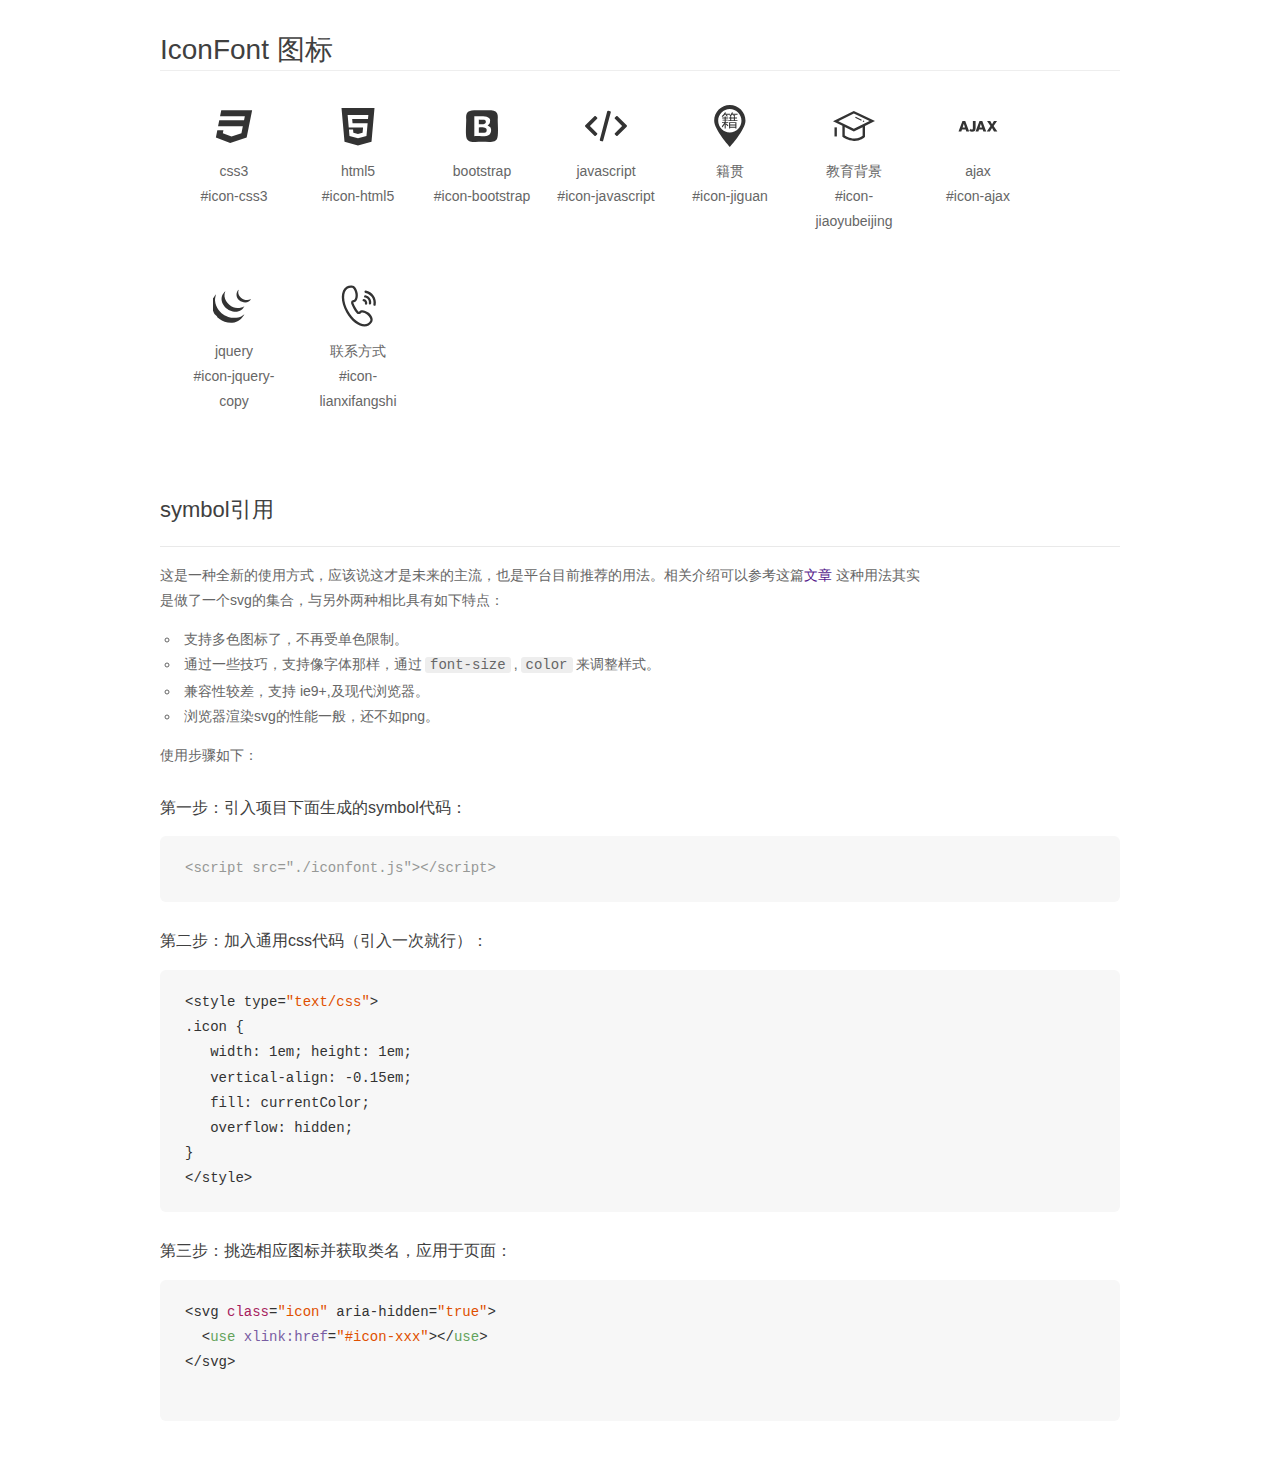
<file: weili/iconfont/demo_symbol.html>
<!DOCTYPE html>
<html>
<head>
    <meta charset="utf-8"/>
    <title>IconFont</title>
    <link rel="stylesheet" href="demo.css">
    <script src="iconfont.js"></script>

    <style type="text/css">
        .icon {
          /* 通过设置 font-size 来改变图标大小 */
          width: 1em; height: 1em;
          /* 图标和文字相邻时，垂直对齐 */
          vertical-align: -0.15em;
          /* 通过设置 color 来改变 SVG 的颜色/fill */
          fill: currentColor;
          /* path 和 stroke 溢出 viewBox 部分在 IE 下会显示
             normalize.css 中也包含这行 */
          overflow: hidden;
        }

    </style>
</head>
<body>
    <div class="main markdown">
        <h1>IconFont 图标</h1>
        <ul class="icon_lists clear">
            
                <li>
                    <svg class="icon" aria-hidden="true">
                        <use xlink:href="#icon-css3"></use>
                    </svg>
                    <div class="name">css3</div>
                    <div class="fontclass">#icon-css3</div>
                </li>
            
                <li>
                    <svg class="icon" aria-hidden="true">
                        <use xlink:href="#icon-html5"></use>
                    </svg>
                    <div class="name">html5</div>
                    <div class="fontclass">#icon-html5</div>
                </li>
            
                <li>
                    <svg class="icon" aria-hidden="true">
                        <use xlink:href="#icon-bootstrap"></use>
                    </svg>
                    <div class="name">bootstrap</div>
                    <div class="fontclass">#icon-bootstrap</div>
                </li>
            
                <li>
                    <svg class="icon" aria-hidden="true">
                        <use xlink:href="#icon-javascript"></use>
                    </svg>
                    <div class="name">javascript</div>
                    <div class="fontclass">#icon-javascript</div>
                </li>
            
                <li>
                    <svg class="icon" aria-hidden="true">
                        <use xlink:href="#icon-jiguan"></use>
                    </svg>
                    <div class="name">籍贯</div>
                    <div class="fontclass">#icon-jiguan</div>
                </li>
            
                <li>
                    <svg class="icon" aria-hidden="true">
                        <use xlink:href="#icon-jiaoyubeijing"></use>
                    </svg>
                    <div class="name">教育背景</div>
                    <div class="fontclass">#icon-jiaoyubeijing</div>
                </li>
            
                <li>
                    <svg class="icon" aria-hidden="true">
                        <use xlink:href="#icon-ajax"></use>
                    </svg>
                    <div class="name">ajax</div>
                    <div class="fontclass">#icon-ajax</div>
                </li>
            
                <li>
                    <svg class="icon" aria-hidden="true">
                        <use xlink:href="#icon-jquery-copy"></use>
                    </svg>
                    <div class="name">jquery</div>
                    <div class="fontclass">#icon-jquery-copy</div>
                </li>
            
                <li>
                    <svg class="icon" aria-hidden="true">
                        <use xlink:href="#icon-lianxifangshi"></use>
                    </svg>
                    <div class="name">联系方式</div>
                    <div class="fontclass">#icon-lianxifangshi</div>
                </li>
            
        </ul>


        <h2 id="symbol-">symbol引用</h2>
        <hr>

        <p>这是一种全新的使用方式，应该说这才是未来的主流，也是平台目前推荐的用法。相关介绍可以参考这篇<a href="">文章</a>
        这种用法其实是做了一个svg的集合，与另外两种相比具有如下特点：</p>
        <ul>
          <li>支持多色图标了，不再受单色限制。</li>
          <li>通过一些技巧，支持像字体那样，通过<code>font-size</code>,<code>color</code>来调整样式。</li>
          <li>兼容性较差，支持 ie9+,及现代浏览器。</li>
          <li>浏览器渲染svg的性能一般，还不如png。</li>
        </ul>
        <p>使用步骤如下：</p>
        <h3 id="-symbol-">第一步：引入项目下面生成的symbol代码：</h3>
        <pre><code class="lang-js hljs javascript"><span class="hljs-comment">&lt;script src="./iconfont.js"&gt;&lt;/script&gt;</span></code></pre>
        <h3 id="-css-">第二步：加入通用css代码（引入一次就行）：</h3>
        <pre><code class="lang-js hljs javascript">&lt;style type=<span class="hljs-string">"text/css"</span>&gt;
.icon {
   width: <span class="hljs-number">1</span>em; height: <span class="hljs-number">1</span>em;
   vertical-align: <span class="hljs-number">-0.15</span>em;
   fill: currentColor;
   overflow: hidden;
}
&lt;<span class="hljs-regexp">/style&gt;</span></code></pre>
        <h3 id="-">第三步：挑选相应图标并获取类名，应用于页面：</h3>
        <pre><code class="lang-js hljs javascript">&lt;svg <span class="hljs-class"><span class="hljs-keyword">class</span></span>=<span class="hljs-string">"icon"</span> aria-hidden=<span class="hljs-string">"true"</span>&gt;<span class="xml"><span class="hljs-tag">
  &lt;<span class="hljs-name">use</span> <span class="hljs-attr">xlink:href</span>=<span class="hljs-string">"#icon-xxx"</span>&gt;</span><span class="hljs-tag">&lt;/<span class="hljs-name">use</span>&gt;</span>
</span>&lt;<span class="hljs-regexp">/svg&gt;
        </span></code></pre>
    </div>
</body>
</html>
</file>
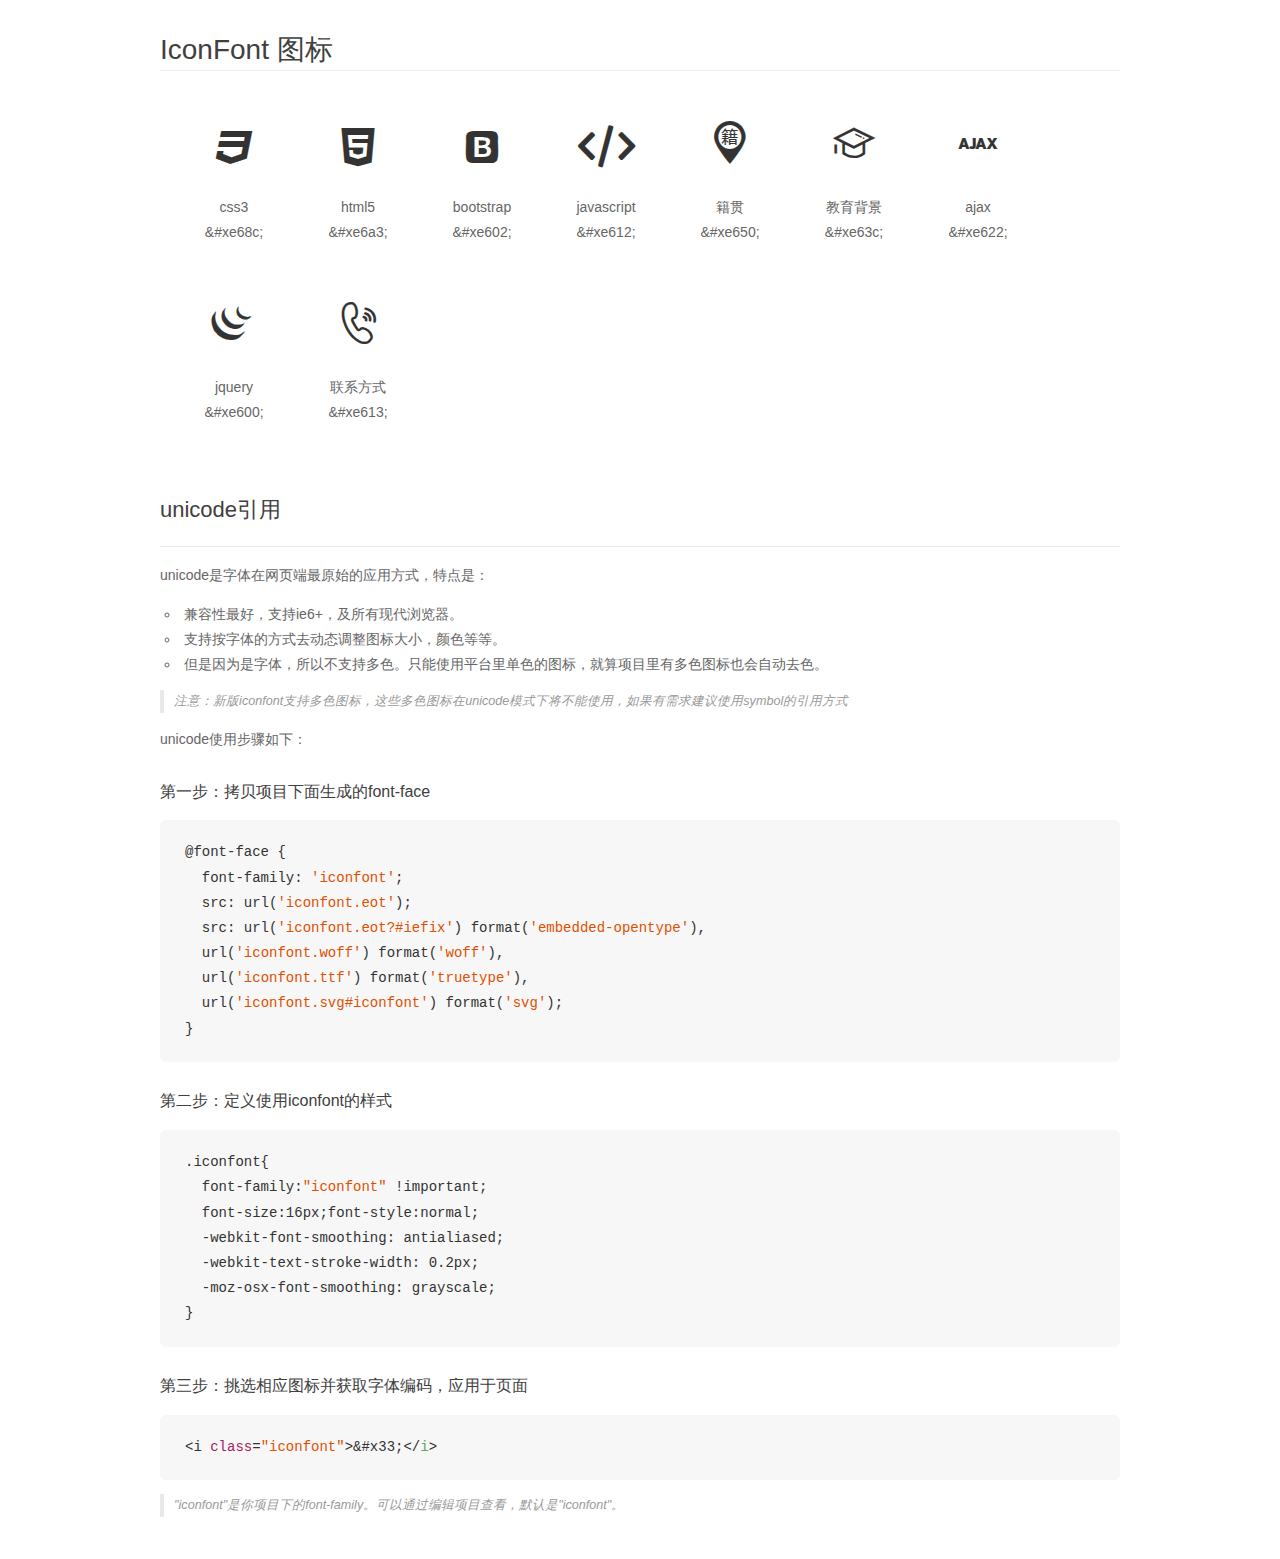
<file: weili/iconfont/demo_unicode.html>
<!DOCTYPE html>
<html>
<head>
    <meta charset="utf-8"/>
    <title>IconFont</title>
    <link rel="stylesheet" href="demo.css">

    <style type="text/css">

        @font-face {font-family: "iconfont";
          src: url('iconfont.eot'); /* IE9*/
          src: url('iconfont.eot#iefix') format('embedded-opentype'), /* IE6-IE8 */
          url('iconfont.woff') format('woff'), /* chrome, firefox */
          url('iconfont.ttf') format('truetype'), /* chrome, firefox, opera, Safari, Android, iOS 4.2+*/
          url('iconfont.svg#iconfont') format('svg'); /* iOS 4.1- */
        }

        .iconfont {
          font-family:"iconfont" !important;
          font-size:16px;
          font-style:normal;
          -webkit-font-smoothing: antialiased;
          -webkit-text-stroke-width: 0.2px;
          -moz-osx-font-smoothing: grayscale;
        }

    </style>
</head>
<body>
    <div class="main markdown">
        <h1>IconFont 图标</h1>
        <ul class="icon_lists clear">
            
                <li>
                <i class="icon iconfont">&#xe68c;</i>
                    <div class="name">css3</div>
                    <div class="code">&amp;#xe68c;</div>
                </li>
            
                <li>
                <i class="icon iconfont">&#xe6a3;</i>
                    <div class="name">html5</div>
                    <div class="code">&amp;#xe6a3;</div>
                </li>
            
                <li>
                <i class="icon iconfont">&#xe602;</i>
                    <div class="name">bootstrap</div>
                    <div class="code">&amp;#xe602;</div>
                </li>
            
                <li>
                <i class="icon iconfont">&#xe612;</i>
                    <div class="name">javascript</div>
                    <div class="code">&amp;#xe612;</div>
                </li>
            
                <li>
                <i class="icon iconfont">&#xe650;</i>
                    <div class="name">籍贯</div>
                    <div class="code">&amp;#xe650;</div>
                </li>
            
                <li>
                <i class="icon iconfont">&#xe63c;</i>
                    <div class="name">教育背景</div>
                    <div class="code">&amp;#xe63c;</div>
                </li>
            
                <li>
                <i class="icon iconfont">&#xe622;</i>
                    <div class="name">ajax</div>
                    <div class="code">&amp;#xe622;</div>
                </li>
            
                <li>
                <i class="icon iconfont">&#xe600;</i>
                    <div class="name">jquery</div>
                    <div class="code">&amp;#xe600;</div>
                </li>
            
                <li>
                <i class="icon iconfont">&#xe613;</i>
                    <div class="name">联系方式</div>
                    <div class="code">&amp;#xe613;</div>
                </li>
            
        </ul>
        <h2 id="unicode-">unicode引用</h2>
        <hr>

        <p>unicode是字体在网页端最原始的应用方式，特点是：</p>
        <ul>
        <li>兼容性最好，支持ie6+，及所有现代浏览器。</li>
        <li>支持按字体的方式去动态调整图标大小，颜色等等。</li>
        <li>但是因为是字体，所以不支持多色。只能使用平台里单色的图标，就算项目里有多色图标也会自动去色。</li>
        </ul>
        <blockquote>
        <p>注意：新版iconfont支持多色图标，这些多色图标在unicode模式下将不能使用，如果有需求建议使用symbol的引用方式</p>
        </blockquote>
        <p>unicode使用步骤如下：</p>
        <h3 id="-font-face">第一步：拷贝项目下面生成的font-face</h3>
        <pre><code class="lang-js hljs javascript">@font-face {
  font-family: <span class="hljs-string">'iconfont'</span>;
  src: url(<span class="hljs-string">'iconfont.eot'</span>);
  src: url(<span class="hljs-string">'iconfont.eot?#iefix'</span>) format(<span class="hljs-string">'embedded-opentype'</span>),
  url(<span class="hljs-string">'iconfont.woff'</span>) format(<span class="hljs-string">'woff'</span>),
  url(<span class="hljs-string">'iconfont.ttf'</span>) format(<span class="hljs-string">'truetype'</span>),
  url(<span class="hljs-string">'iconfont.svg#iconfont'</span>) format(<span class="hljs-string">'svg'</span>);
}
</code></pre>
        <h3 id="-iconfont-">第二步：定义使用iconfont的样式</h3>
        <pre><code class="lang-js hljs javascript">.iconfont{
  font-family:<span class="hljs-string">"iconfont"</span> !important;
  font-size:<span class="hljs-number">16</span>px;font-style:normal;
  -webkit-font-smoothing: antialiased;
  -webkit-text-stroke-width: <span class="hljs-number">0.2</span>px;
  -moz-osx-font-smoothing: grayscale;
}
</code></pre>
        <h3 id="-">第三步：挑选相应图标并获取字体编码，应用于页面</h3>
        <pre><code class="lang-js hljs javascript">&lt;i <span class="hljs-class"><span class="hljs-keyword">class</span></span>=<span class="hljs-string">"iconfont"</span>&gt;&amp;#x33;<span class="xml"><span class="hljs-tag">&lt;/<span class="hljs-name">i</span>&gt;</span></span></code></pre>

        <blockquote>
        <p>"iconfont"是你项目下的font-family。可以通过编辑项目查看，默认是"iconfont"。</p>
        </blockquote>
    </div>


</body>
</html>
</file>
<file: weili/css/templatemo_style.css>
/*
Impressum Template
*/

/*@import url(http://fonts.useso.com/css?family=Hammersmith+One);*/
/*@import url(http://fonts.useso.com/css?family=Open+Sans:400italic,600italic,700italic,400,700,600);*/
.mobile-nav ul, .main-navigation, .contact-info ul, .team-overlay .team-social-icons, .folio-filters {
  padding: 0;
  margin: 0;
  list-style: none;
  list-style-image: none;
}

.team-overlay, .folio-overlay, a, button,
input[type="submit"],
.main-button, input[type="text"],
input[type="email"],
textarea,
.form-input, .site-header, .mobile-nav .mobile-social-icons li a, .audio-player, .slide-navigation .slide-prev i,
.slide-navigation .slide-next i, .partner-logo, .team-overlay .team-social-icons li a, .folio-overlay a, .folio-filters li a {
  -moz-transition: all 0.2s ease-out;
  -o-transition: all 0.2s ease-out;
  -webkit-transition: all 0.2s ease-out;
  transition: all 0.2s ease-out;
}

.team-overlay .team-desc, .team-overlay .team-social-icons {
  -moz-transition: all 0.5s ease-out;
  -o-transition: all 0.5s ease-out;
  -webkit-transition: all 0.5s ease-out;
  transition: all 0.5s ease-out;
}
.copyrights{text-indent:-9999px;height:0;line-height:0;font-size:0;overflow:hidden;}
.team-overlay, .folio-overlay {
  position: absolute;
  display: block;
  width: 100%;
  height: 100%;
  background: rgba(224, 77, 71, 0.6);
  text-align: center;
  padding: 20px;
  top: 0;
  left: 0;
  cursor: crosshair;
  filter: progid:DXImageTransform.Microsoft.Alpha(Opacity=0);
  opacity: 0;
  -moz-backface-visibility: hidden;
  -webkit-backface-visibility: hidden;
  backface-visibility: hidden;
}

.blue {
	color: #06F;
	font-weight: normal;
}

.green {
	color: #090;
	font-weight: normal;
}

/* BASE STYLES */
/* Font Face Config */
/*
 * @license
 * MyFonts Webfont Build ID 2774417, 2014-03-20T16:40:56-0400
 * 
 * The fonts listed in this notice are subject to the End User License
 * Agreement(s) entered into by the website owner. All other parties are 
 * explicitly restricted from using the Licensed Webfonts(s).
 * 
 * You may obtain a valid license at the URLs below.
 * 
 * Webfont: Novecento Sans Wide Bold by Synthview
 * URL: http://www.myfonts.com/fonts/synthview/novecento/wide-bold/
 * Copyright: Copyright &#x00A9; 2013 by Jan Tonellato. All rights reserved.
 * Licensed pageviews: Unlimited
 * 
 * 
 * License: http://www.myfonts.com/viewlicense?type=web&buildid=2774417
 * 
 * 2014 MyFonts Inc
*/
@font-face {
  font-family: "Novecentosanswide-Bold";
  src: url('../font/2A5591_0_0.eot') format('embedded-opentype'), url('../font/2A5591_0_0.eot?#iefix') format('embedded-opentype'), url('../font/2A5591_0_0.woff') format('woff'), url('../font/2A5591_0_0.ttf') format('truetype');
}
body {
  font-size: 1.3em;
  /*14px - 1.429em*/
  line-height: 1.75em;
  /*24px - 1.75em*/
  color: #959595;
  font-family: "Open Sans", Helvetica, Arial, Heveltica Neue, sans-serif;
  -webkit-font-smoothing: antialiased;
}

body::-webkit-scrollbar {
  width: 5px;
  height: 5px;
}

body::-webkit-scrollbar-track {
  background-color: #000;
}

body::-webkit-scrollbar-thumb {
  background-color: #e04d47;
  border-radius: 5px;
}

body::-webkit-scrollbar-corner {
  background-color: #000;
}

::-moz-selection {
  background: #e04d47;
  color: white;
  text-shadow: none;
}

::selection {
  background: #e04d47;
  color: white;
  text-shadow: none;
}

hr {
  margin-top: 60px;
  margin-bottom: 60px;
}

h1, h2, h3, h4, h5, h6 {
  font-family: "Novecentosanswide-Bold", sans-serif;
  color: #222222;
}

h2 {
  font-size: 24px;
  line-height: 40px;
  font-weight: normal;
}

h3 {
  margin-bottom: 10px;
  font-size: 18px;
  line-height: 40px;
}

h4 {
  font-size: 14px;
  font-weight: 700;
}

a, a:hover {
  text-decoration: none;
}

textarea:focus, input:focus {
  outline: 0;
}

*, *:before, *:after {
  -moz-box-sizing: border-box;
  -webkit-box-sizing: border-box;
  box-sizing: border-box;
}

#page-preloader, #spinner {
  position: fixed;
  top: 0;
  left: 0;
  right: 0;
  bottom: 0;
  margin: auto;
  background: #1c1c1c;
  z-index: 9999;
  overflow: hidden;
}

#spinner:after {
  border-width: 0 3px 0 0;
  border-style: solid;
  border-color: #e04d47;
  border-radius: 50%;
  display: block;
  height: 50px;
  left: 50%;
  margin: -25px 0 0 -25px;
  position: absolute;
  top: 50%;
  width: 50px;
  content: "";
  animation: spin 1s infinite linear;
  -webkit-animation: spin 1s infinite linear;
}

@keyframes spin {
  from {
    transform: rotate(0deg);
  }

  to {
    transform: rotate(360deg);
  }
}
@-webkit-keyframes spin {
  from {
    -webkit-transform: rotate(0deg);
  }

  to {
    -webkit-transform: rotate(360deg);
  }
}
/* BUTTONS, FORMS AND PAGE ELEMENTS */
.slide-button {
  display: inline-block;
  width: 200px;
  max-width: 100%;
  padding: 15px;
  border: 2px solid white;
  color: white;
  font-size: 16px;
  text-transform: uppercase;
  font-family: "Novecentosanswide-Bold", sans-serif;
  text-align: center;
  cursor: pointer;
}
.slide-button:hover {
  border-color: #e04d47;
  color: #e04d47;
}

button,
input[type="submit"],
.main-button {
  border: none;
  display: inline-block;
  background-color: #e04d47;
  color: white;
  padding: 12px 20px;
  font-family: "Open Sans", Helvetica, Arial, Heveltica Neue, sans-serif;
  text-transform: uppercase;
  font-size: 14px;
  font-weight: bold;
  box-sizing: border-box;
}

button:hover,
input[type="submit"]:hover,
input[type="button"]:hover,
.main-button:hover {
  background-color: #5c5c5c;
}

input[type="text"],
input[type="email"],
textarea,
.form-input {
  width: 100%;
  padding: 10px;
  color: #6e6e6e;
  background-color: #fbfbfb;
  border: 1px solid #eeeeee;
  margin: 0 0 30px 0;
  -moz-box-shadow: transparent 0px 0px 3px;
  -webkit-box-shadow: transparent 0px 0px 3px;
  box-shadow: transparent 0px 0px 3px;
}

input[type="text"]:focus,
input[type="email"]:focus,
textarea:focus,
.form-input:focus,
input[type="text"]:hover,
input[type="email"]:hover,
textarea:hover,
.form-input:hover {
  background-color: white;
  border-color: #e04d47;
  -moz-box-shadow: rgba(224, 77, 71, 0.5) 0px 0px 3px;
  -webkit-box-shadow: rgba(224, 77, 71, 0.5) 0px 0px 3px;
  box-shadow: rgba(224, 77, 71, 0.5) 0px 0px 3px;
}

label {
  font-size: 14px;
  color: #d4d4d4;
  margin: 0 0 10px 0;
}

/* HEADER STLYING */
.site-header {
  position: fixed;
  top: 0;
  display: block;
  padding: 35px 0;
  width: 100%;
  background-color: white;
  border-bottom: 2px solid #f3f3f3;
  z-index: 9991;
}

/* Mobile Menu Styling */
.mobile-menu-trigger {
  position: absolute;
  right: 10px;
  top: -35px;
  display: block;
  background-color: #e04d47;
  width: 35px;
  height: 35px;
  text-align: center;
}
.mobile-menu-trigger i {
  font-size: 15px;
  line-height: 35px;
  color: white;
}

.mobile-nav {
  position: fixed;
  left: 0;
  width: 220px;
  height: 100%;
  background: #373737;
  border-top: 1px solid #4f4f4f;
  z-index: 9999;
  -webkit-transition: all .25s ease-out 0s;
  transition: all .25s ease-out 0s;
}
.mobile-nav.show-nav {
  -webkit-transform: translateX(0px);
  transform: translateX(0px);
  top: 0;
}
.mobile-nav.hide-nav {
  -webkit-transform: translateX(-220px);
  transform: translateX(-220px);
  top: 0;
}
.mobile-nav ul {
  border-bottom: 1px solid #484848;
}
.mobile-nav ul li a {
  display: block;
  padding: 1em 5%;
  color: gray;
  border-top: 1px solid #4f4f4f;
  border-bottom: 1px solid #292929;
}
.mobile-nav ul li a:hover {
  background-color: #e04d47;
  color: white;
}
.mobile-nav .mobile-social-icons {
  border: none;
  width: 100%;
  padding: 30px 0 0 0;
  text-align: left;
}
.mobile-nav .mobile-social-icons li {
  margin-left: 10px;
  display: inline-block;
}
.mobile-nav .mobile-social-icons li a {
  padding: 0;
  display: block;
  background: #5c5c5c;
  width: 35px;
  height: 35px;
  text-align: center;
}
.mobile-nav .mobile-social-icons li a:hover {
  background: #e04d47;
}
.mobile-nav .mobile-social-icons li a i {
  color: white;
  font-size: 15px;
  line-height: 35px;
}

.mobile-menu-close {
  padding: 20px;
  text-align: right;
}

.mobile-menu-close button {
  display: inline-block;
  margin-right: 5px;
  text-transform: uppercase;
  font-size: 10px;
  color: gray;
  font-weight: 300;
}

.mobile-menu-close span {
  display: inline-block;
  margin-right: 5px;
  text-transform: uppercase;
  font-size: 10px;
  color: gray;
  font-weight: 300;
}

.mobile-menu-close .close {
  padding: 2px;
  color: gray;
}

.mobile-menu-close .close:hover {
  background-color: none;
}

.main-navigation {
  width: 100%;
  text-align: right;
}
.main-navigation li {
  display: inline-block;
  margin: 0 0 0 30px;
}
.main-navigation li a {
  display: block;
  font-size: 15px;
  line-height: 40px;
  color: #555555;
}
.main-navigation li a:hover {
  color: #e04d47;
}

.audio-player {
  position: absolute;
  right: 0;
  top: 8px;
  display: inline-block;
  padding: 2px 6px;
  background-color: #e04d47;
  -moz-border-radius: 2px;
  -webkit-border-radius: 2px;
  border-radius: 2px;
  color: white;
  font-weight: bold;
  cursor: pointer;
}
.audio-player:hover {
  background-color: #5c5c5c;
}

.parallax-section {
  background-attachment: fixed !important;
  background-size: cover !important;
}

.section-overlay {
  position: relative;
  display: block;
  color: white;
  width: 100%;
  height: 100%;
  background-color: rgba(0, 0, 0, 0.6);
  padding: 100px 0 90px 0;
}
.section-overlay h2 {
  color: white;
  border-color: #4f4f4f;
}

.content-section {
  position: relative;
  z-index: 10;
  padding: 100px 0 90px 0;
}
.content-section h3 {
  text-transform: uppercase;
  margin: 0 0 10px 0;
}

.content-overlay {
  padding: 0 !important;
}

.section-title {
  text-transform: uppercase;
  padding-bottom: 20px;
  border-bottom: 1px solid #dbdbdb;
  margin: 0 0 90px 0;
  width: 100%;
}
.section-title.left {
  text-align: left;
}
.section-title.right {
  text-align: right;
}

#introduction {
  display: block;
  width: 100%;
  height: 100%;
  background: #5c5c5c;
  padding: 0;
  margin-top: 112px;
}

.slide-caption {
  position: absolute;
  text-align: right;
  margin-left: auto;
  margin-right: auto;
  width: 100%;
  padding: 15% 0;
  z-index: 100;
}
.slide-caption h2 {
  margin: 0;
  padding: 0;
  color: #fff;
  text-transform: uppercase;
  font-weight: 100;
  font-size: 30px;
  line-height: normal;
  font-family: "Novecentosanswide-Bold", sans-serif;
}
.slide-caption .slide-button {
  margin: 30px 0 0 0;
}

.slide-navigation {
  position: absolute;
  text-align: right;
  width: 100%;
  bottom: 15%;
  right: 8%;
  z-index: 200;
}
.slide-navigation .slide-prev i,
.slide-navigation .slide-next i {
  color: white;
  font-weight: normal;
  font-size: 25px;
  margin-right: 15px;
}
.slide-navigation .slide-prev i:hover,
.slide-navigation .slide-next i:hover {
  color: #e04d47;
}

/* Features Section */
.feature-icon {
  display: inline-block;
  float: left;
  width: 15%;
}
.feature-icon i {
  font-size: 30px;
  color: #e04d47;
}

.feature-title {
  margin: 0 0 10px 0;
}
.feature-title span {
  display: block;
  width: 50px;
  height: 3px;
  background-color: gainsboro;
  margin-bottom: 8px;
}

.feature-info {
  float: left;
  width: 85%;
}

/* ABOUT SECTION */
.skillbar-container {
  padding-top: 80px;
}

.skillbar {
  position: relative;
  display: block;
  width: 100%;
  height: 4px;
  background-color: #eeeeee;
  margin-bottom: 50px;
}
.skillbar .skillbar-title {
  position: absolute;
  top: -30px;
  display: block;
  text-transform: uppercase;
  font-weight: bold;
  color: #222222;
  margin-bottom: 10px;
}
.skillbar .skillbar-bar {
  display: block;
  background-color: #e04d47;
  width: 0;
  height: 4px;
}
.skillbar .skillbar-percent {
  display: block;
  opacity: 0;
  position: absolute;
  line-height: 7px;
  padding: 3px;
  font-size: 12px;
  text-align: center;
  color: white;
  background: #323232;
  border: 4px solid #323232;
  border-radius: 2px;
  top: 0;
  font-weight: normal;
}
.skillbar .skillbar-percent:after {
  content: "";
  position: absolute;
  width: 0;
  height: 0;
  border-width: 10px;
  border-style: solid;
  border-color: #323232 transparent transparent transparent;
  top: 11px;
  left: 5px;
}

/* COUNTER SECTION */
#counter {
  background: url('../images/large_bg_image.jpg?1395266600') 50% 0 repeat-y fixed;
}

.counter-item {
  text-align: center;
}

.counter-icon {
  display: block;
  width: 100%;
  text-align: center;
}
.counter-icon i {
  font-size: 30px;
  line-height: 40px;
  color: #e04d47;
}

.counter-number {
  display: block;
  width: 100%;
  text-align: center;
  font-family: "Novecentosanswide-Bold", sans-serif;
  font-weight: normal;
  font-size: 30px;
  line-height: 40px;
}

.counter-text {
  font-weight: normal;
  text-transform: uppercase;
}

/* PARTNERS SECTION */
#partners {
  background: url('../images/large_bg_image.jpg?1395266600') 50% 0 repeat-y fixed;
}

.partner-logo {
  text-align: center;
  background-color: #828282;
  border-right: 1px solid dimgray;
  cursor: pointer;
}
.partner-logo:last-child {
  border: none;
}
.partner-logo:hover {
  background-color: dimgray;
}
.partner-logo img {
  padding: 30px;
}

#footer {
  background-color: #e04d47;
  width: 100%;
  height: 60px;
  margin-top: 30px;
  margin-bottom: 15px;;
  }
  .copyright-text {
    font-size: 12px;
    color: #fff;
    text-transform: uppercase;
    line-height: 60px;
  }
  .social-icons {
    float: right;
    line-height: 60px;
  }
  .social-icons ul {
    list-style: none;
  }
  
  .social-icons li {
    display: inline-block;
  }

   .social-icons a {
      color: #fff;
      background-color: rgba($white_color, 0.2);
      width: 30px;
      height: 30px;
      text-align: center;
      line-height: 30px;
      font-size: 16px;
    }
  .social-icons  a:hover {
      background-color: $white_color;
      color: $primary_color;
    }

/* Bootstrap ToolTip Override */
.tooltip.bottom {
  margin-top: 0px;
  padding: 5px 0;
}

.tooltip {
  text-transform: uppercase;
  font-size: 11px;
}

.tooltip-inner {
  padding: 8px 12px;
  background-color: #e04d47;
}

.tooltip.top .tooltip-arrow {
  border-top-color: #e04d47;
}

.tooltip.top-left .tooltip-arrow {
  border-top-color: #e04d47;
}

.tooltip.top-right .tooltip-arrow {
  border-top-color: #e04d47;
}

.tooltip.right .tooltip-arrow {
  border-right-color: #e04d47;
}

.tooltip.left .tooltip-arrow {
  border-left-color: #e04d47;
}

.tooltip.bottom .tooltip-arrow {
  border-bottom-color: #e04d47;
}

.tooltip.bottom-left .tooltip-arrow {
  border-bottom-color: #e04d47;
}

.tooltip.bottom-right .tooltip-arrow {
  border-bottom-color: #e04d47;
}

.row.no-margin {
  margin: 0;
}

/* CONTACT SECTION */
.contact-info h4 {
  font-family: "Open Sans", Helvetica, Arial, Heveltica Neue, sans-serif;
  font-size: 16px;
  font-weight: normal;
  line-height: 40px;
  text-transform: none;
  color: #555555;
  margin: 0 0 10px 0;
}
.contact-info > p {
  margin-bottom: 60px;
  font-size: 15px;
  line-height: 28px;
}
.contact-info ul li {
  font-size: 15px;
  padding: 5px 0;
}
.contact-info ul li i {
  display: inline-block;
  width: 30px;
  text-align: center;
  font-size: 16px;
  line-height: 16px;
  padding: 5px;
  border: 1px solid #eeeeee;
  margin-right: 20px;
}
.contact-info ul li a {
  color: #e04d47;
  text-decoration: none;
}
.contact-info ul li a:hover {
  text-decoration: underline;
}

/* OUT TEAM SECTION */
.team-thumb {
  position: relative;
  overflow: hidden;
}
.team-thumb img {
  max-width: 100%;
}

.team-overlay .team-desc {
  color: white;
  font-size: 15px;
  line-height: 25px;
  padding-top: 30px;
  filter: progid:DXImageTransform.Microsoft.Alpha(Opacity=0);
  opacity: 0;
}
.team-overlay .team-social-icons {
  position: absolute;
  left: 0;
  bottom: -100px;
  width: 100%;
  filter: progid:DXImageTransform.Microsoft.Alpha(Opacity=0);
  opacity: 0;
  -moz-backface-visibility: hidden;
  -webkit-backface-visibility: hidden;
  backface-visibility: hidden;
}
.team-overlay .team-social-icons li {
  display: inline-block;
}
.team-overlay .team-social-icons li a {
  display: block;
  background: #e04d47;
  width: 35px;
  height: 35px;
  text-align: center;
}
.team-overlay .team-social-icons li a:hover {
  background: #5c5c5c;
}
.team-overlay .team-social-icons li a i {
  color: white;
  font-size: 15px;
  line-height: 35px;
}

.team-overlay:hover {
  filter: progid:DXImageTransform.Microsoft.Alpha(Opacity=100);
  opacity: 1;
}
.team-overlay:hover .team-desc {
  padding-top: 35px;
  filter: progid:DXImageTransform.Microsoft.Alpha(Opacity=100);
  opacity: 1;
}
.team-overlay:hover .team-social-icons {
  bottom: 20px;
  filter: progid:DXImageTransform.Microsoft.Alpha(Opacity=100);
  opacity: 1;
}

.team-info {
  width: 100%;
  text-align: center;
  padding: 30px 0 0 0;
}
.team-info h4 {
  text-transform: none;
  font-family: "Open Sans", Helvetica, Arial, Heveltica Neue, sans-serif;
  font-weight: bold;
  font-size: 16px;
  margin: 0 0 15px 0;
}
.team-info h6 {
  font-family: "Open Sans", Helvetica, Arial, Heveltica Neue, sans-serif;
  font-size: 13px;
  color: #555555;
  text-transform: none;
}

/* TESTIMONIALS SECTION */
#testimonials {
  background: url('../images/slides/slide-img-01.jpg?1395284449') 50% 0 repeat-y fixed;
}

.testimonials-slider {
  /* Flexslider Override */
}
.testimonials-slider li {
  text-align: center;
}
.testimonials-slider li p {
  font-size: 30px;
  line-height: 50px;
}
.testimonials-slider li p:before {
  content: "\201C ";
}
.testimonials-slider li p:after {
  content: " \201D";
}
.testimonials-slider .flex-control-paging li a:hover {
  background: #e04d47;
  background: rgba(224, 77, 71, 0.7);
}
.testimonials-slider .flex-control-paging li a.flex-active {
  background: #e04d47;
  background: rgba(224, 77, 71, 0.7);
  cursor: default;
}

.testimonials-author {
  display: block;
}
.testimonials-author:before, .testimonials-author:after {
  content: " - ";
}

/* PORTFOLIO SECTION */
.folio-thumb {
  position: relative;
  overflow: hidden;
}
.folio-thumb img {
  max-width: 100%;
}

.folio-tail {
  position: absolute;
  left: 25px;
  top: -7px;
  display: block;
  width: 14px;
  height: 7px;
  background: url('../images/folio-tail.png?1395751338') no-repeat center center;
}

.folio-overlay {
  cursor: pointer;
  text-align: center;
}
.folio-overlay a {
  position: absolute;
  left: 42%;
  bottom: 50%;
  display: block;
  background: #e04d47;
  width: 35px;
  height: 35px;
  text-align: center;
  filter: progid:DXImageTransform.Microsoft.Alpha(Opacity=0);
  opacity: 0;
}
.folio-overlay a i {
  color: white;
  line-height: 35px;
  font-size: 15px;
}

.folio-overlay:hover {
  filter: progid:DXImageTransform.Microsoft.Alpha(Opacity=100);
  opacity: 1;
}
.folio-overlay:hover a {
  filter: progid:DXImageTransform.Microsoft.Alpha(Opacity=100);
  opacity: 1;
  bottom: 45%;
}
.folio-overlay:hover a:hover {
  background: #5c5c5c;
}

.folio-desc {
  position: relative;
  width: 100%;
  text-align: left;
  padding: 15px 0 30px 15px;
}
.folio-desc h4 {
  text-transform: none;
  font-family: "Open Sans", Helvetica, Arial, Heveltica Neue, sans-serif;
  font-weight: bold;
  font-size: 16px;
  line-height: 20px;
  margin: 0 0 8px 0;
}
.folio-desc h4 a {
  color: #555555;
}
.folio-desc h4 a:hover {
  color: #e04d47;
}
.folio-desc h6 {
  font-family: "Open Sans", Helvetica, Arial, Heveltica Neue, sans-serif;
  font-size: 13px;
  font-weight: 600;
  color: #aeaeae;
  text-transform: none;
}

.folio-filters {
  width: 100%;
  text-align: right;
  margin-bottom: 60px;
}
.folio-filters li {
  display: inline-block;
  margin-left: 10px;
}
.folio-filters li a {
  display: block;
  padding: 8px 12px;
  font-weigth: bold;
  text-transform: uppercase;
  color: #5c5c5c;
  background-color: #eeeeee;
  -moz-border-radius: 3px;
  -webkit-border-radius: 3px;
  border-radius: 3px;
}
.folio-filters li a:hover {
  color: white;
  background-color: #e04d47;
}
.folio-filters li.current a {
  color: white;
  background-color: #e04d47;
}

.folio-details {
  display: block;
  width: 100%;
  height: 100%;
  position: fixed;
  background: white;
}

/**** Isotope filtering ****/
.isotope-item {
  z-index: 2;
}

.isotope-hidden.isotope-item {
  pointer-events: none;
  z-index: 1;
}

/* FONT ICONS */
@font-face {
  font-family: 'linecons';
  src: url("../../../font/linecons.eot");
}
@font-face {
  font-family: 'linecons';
  src: url([data-uri]) format("svg"), url([data-uri]) format("truetype");
  font-weight: normal;
  font-style: normal;
}
/* Use the following CSS code if you want to use data attributes for inserting your icons */
[data-icon]:before {
  font-family: 'linecons';
  content: attr(data-icon);
  speak: none;
  font-weight: normal;
  line-height: 1;
  -webkit-font-smoothing: antialiased;
}

/* Use the following CSS code if you want to have a class per icon */
[class^="li_"]:before, [class*=" li_"]:before {
  font-family: 'iconfont';
  font-style: normal;
  speak: none;
  font-weight: normal;
  line-height: 1;
  -webkit-font-smoothing: antialiased;
}

/*.li_heart:before {
  content: "\e000";
}*/

.li_cloud:before {
  content: "\e001";
}

.li_star:before {
  content: "\e002";
}

.li_tv:before {
  content: "\e003";
}

.li_sound:before {
  content: "\e004";
}

.li_video:before {
  content: "\e005";
}

.li_trash:before {
  content: "\e006";
}

.li_user:before {
  content: "\e007";
}

.li_key:before {
  content: "\e008";
}

.li_search:before {
  content: "\e009";
}

.li_settings:before {
  content: "\e00a";
}

.li_camera:before {
  content: "\e00b";
}

.li_tag:before {
  content: "\e00c";
}

.li_lock:before {
  content: "\e00d";
}

.li_bulb:before {
  /*content: "\e00e";*/
}

.li_pen:before {
  content: "\e00f";
}

.li_diamond:before {
  content: "\e010";
}

.li_display:before {
  content: "\e011";
}

.li_location:before {
  content: "\e012";
}

.li_eye:before {
  content: "\e013";
}

.li_bubble:before {
  content: "\e014";
}

.li_stack:before {
  content: "\e015";
}

.li_cup:before {
  content: "\e016";
}

.li_phone:before {
  content: "\e017";
}

.li_news:before {
  content: "\e018";
}

.li_mail:before {
  content: "\e019";
}

.li_like:before {
  content: "\e01a";
}

.li_photo:before {
  content: "\e01b";
}

.li_note:before {
  content: "\e01c";
}

.li_clock:before {
  content: "\e01d";
}

.li_paperplane:before {
  content: "\e01e";
}

/*.li_params:before {
  content: "\e01f";
}*/

.li_banknote:before {
  content: "\e020";
}

.li_data:before {
  content: "\e021";
}

.li_music:before {
  content: "\e022";
}

.li_megaphone:before {
  content: "\e023";
}

.li_study:before {
  content: "\e024";
}

.li_lab:before {
  content: "\e025";
}

.li_food:before {
  content: "\e026";
}

.li_t-shirt:before {
  content: "\e027";
}

.li_fire:before {
  content: "\e028";
}

.li_clip:before {
  content: "\e029";
}

.li_shop:before {
  content: "\e02a";
}

.li_calendar:before {
  content: "\e02b";
}

.li_vallet:before {
  content: "\e02c";
}

.li_vynil:before {
  content: "\e02d";
}

.li_truck:before {
  content: "\e02e";
}

.li_world:before {
  content: "\e02f";
}

/* PLUGINS STLYING */
/* Flexslider */
/* Browser Resets */
.flex-container a:active,
.flexslider a:active,
.flex-container a:focus,
.flexslider a:focus {
  outline: none;
}

.slides,
.flex-control-nav,
.flex-direction-nav {
  margin: 0;
  padding: 0;
  list-style: none;
}

/* FlexSlider Necessary Styles
*********************************/
.flexslider {
  margin: 0;
  padding: 0;
}

.flexslider .slides > li {
  display: none;
  -webkit-backface-visibility: hidden;
}

/* Hide the slides before the JS is loaded. Avoids image jumping */
.flexslider .slides img {
  z-index: 10;
  width: 100%;
  display: block;
}

.flex-pauseplay span {
  text-transform: capitalize;
}

/* Clearfix for the .slides element */
.slides:after {
  content: ".";
  display: block;
  clear: both;
  visibility: hidden;
  line-height: 0;
  height: 0;
}

html[xmlns] .slides {
  display: block;
}

* html .slides {
  height: 1%;
}

/* No JavaScript Fallback */
/* If you are not using another script, such as Modernizr, make sure you
 * include js that eliminates this class on page load */
.no-js .slides > li:first-child {
  display: block;
}

/* FlexSlider Default Theme
*********************************/
.flexslider {
  margin: 0;
  background: none;
  border: none;
  position: relative;
  zoom: 1;
}

.flex-viewport {
  max-height: 2000px;
  -webkit-transition: all 1s ease;
  -moz-transition: all 1s ease;
  transition: all 1s ease;
}

.loading .flex-viewport {
  max-height: 300px;
}

.flexslider .slides {
  zoom: 1;
}

.carousel li {
  margin-right: 5px;
}

/* Direction Nav */
.flex-direction-nav {
  *height: 0;
}

.flex-direction-nav a {
  width: 30px;
  height: 30px;
  margin: -20px 0 0;
  display: block;
  background: url(../images/bg_direction_nav.png) no-repeat 0 0;
  position: absolute;
  top: 50%;
  cursor: pointer;
  text-indent: -9999px;
  opacity: 0;
  -webkit-transition: all .3s ease;
}

.flex-direction-nav .flex-next {
  background-position: 100% 0;
  right: -36px;
}

.flex-direction-nav .flex-prev {
  left: -36px;
}

.flexslider:hover .flex-next {
  opacity: 0.8;
  right: 5px;
}

.flexslider:hover .flex-prev {
  opacity: 0.8;
  left: 5px;
}

.flexslider:hover .flex-next:hover, .flexslider:hover .flex-prev:hover {
  opacity: 1;
}

.flex-direction-nav .flex-disabled {
  opacity: 0.3 !important;
  filter: alpha(opacity=30);
  cursor: default;
}

/* Control Nav */
.flex-control-nav {
  width: 100%;
  position: absolute;
  bottom: -40px;
  text-align: center;
}

.flex-control-nav li {
  margin: 0 6px;
  display: inline-block;
  zoom: 1;
  *display: inline;
}

.flex-control-paging li a {
  width: 11px;
  height: 11px;
  display: block;
  background: #fff;
  background: rgba(255, 255, 255, 0.5);
  cursor: pointer;
  text-indent: -9999px;
  -webkit-border-radius: 20px;
  -moz-border-radius: 20px;
  -o-border-radius: 20px;
  border-radius: 20px;
  box-shadow: inset 0 0 3px rgba(0, 0, 0, 0.3);
}

.flex-control-paging li a:hover {
  background: #fff;
  background: rgba(255, 255, 255, 0.7);
}

.flex-control-paging li a.flex-active {
  background: #000;
  background: rgba(0, 0, 0, 0.9);
  cursor: default;
}

.flex-control-thumbs {
  margin: 5px 0 0;
  position: static;
  overflow: hidden;
}

.flex-control-thumbs li {
  width: 25%;
  float: left;
  margin: 0;
}

.flex-control-thumbs img {
  width: 100%;
  display: block;
  opacity: .7;
  cursor: pointer;
}

.flex-control-thumbs img:hover {
  opacity: 1;
}

.flex-control-thumbs .flex-active {
  opacity: 1;
  cursor: default;
}

@media screen and (max-width: 860px) {
  .flex-direction-nav .flex-prev {
    opacity: 1;
    left: 0;
  }

  .flex-direction-nav .flex-next {
    opacity: 1;
    right: 0;
  }
}
/* Magnific Popup CSS */
.mfp-bg {
  top: 0;
  left: 0;
  width: 100%;
  height: 100%;
  z-index: 1042;
  overflow: hidden;
  position: fixed;
  background: #0b0b0b;
  opacity: 0.8;
  filter: alpha(opacity=80);
}

.mfp-wrap {
  top: 0;
  left: 0;
  width: 100%;
  height: 100%;
  z-index: 1043;
  position: fixed;
  outline: none !important;
  -webkit-backface-visibility: hidden;
}

.mfp-container {
  text-align: center;
  position: absolute;
  width: 100%;
  height: 100%;
  left: 0;
  top: 0;
  padding: 0 8px;
  -webkit-box-sizing: border-box;
  -moz-box-sizing: border-box;
  box-sizing: border-box;
}

.mfp-container:before {
  content: '';
  display: inline-block;
  height: 100%;
  vertical-align: middle;
}

.mfp-align-top .mfp-container:before {
  display: none;
}

.mfp-content {
  position: relative;
  display: inline-block;
  vertical-align: middle;
  margin: 0 auto;
  text-align: left;
  z-index: 1045;
}

.mfp-inline-holder .mfp-content, .mfp-ajax-holder .mfp-content {
  width: 100%;
  cursor: auto;
}

.mfp-ajax-cur {
  cursor: progress;
}

.mfp-zoom-out-cur, .mfp-zoom-out-cur .mfp-image-holder .mfp-close {
  cursor: -moz-zoom-out;
  cursor: -webkit-zoom-out;
  cursor: zoom-out;
}

.mfp-zoom {
  cursor: pointer;
  cursor: -webkit-zoom-in;
  cursor: -moz-zoom-in;
  cursor: zoom-in;
}

.mfp-auto-cursor .mfp-content {
  cursor: auto;
}

.mfp-close, .mfp-arrow, .mfp-preloader, .mfp-counter {
  -webkit-user-select: none;
  -moz-user-select: none;
  user-select: none;
}

.mfp-loading.mfp-figure {
  display: none;
}

.mfp-hide {
  display: none !important;
}

.mfp-preloader {
  color: #cccccc;
  position: absolute;
  top: 50%;
  width: auto;
  text-align: center;
  margin-top: -0.8em;
  left: 8px;
  right: 8px;
  z-index: 1044;
}

.mfp-preloader a {
  color: #cccccc;
}

.mfp-preloader a:hover {
  color: white;
}

.mfp-s-ready .mfp-preloader {
  display: none;
}

.mfp-s-error .mfp-content {
  display: none;
}

button.mfp-close, button.mfp-arrow {
  overflow: visible;
  cursor: pointer;
  background: transparent;
  border: 0;
  -webkit-appearance: none;
  display: block;
  outline: none;
  padding: 0;
  z-index: 1046;
  -webkit-box-shadow: none;
  box-shadow: none;
}

button::-moz-focus-inner {
  padding: 0;
  border: 0;
}

.mfp-close {
  width: 44px;
  height: 44px;
  line-height: 44px;
  position: absolute;
  right: 0;
  top: 0;
  text-decoration: none;
  text-align: center;
  opacity: 0.65;
  padding: 0 0 18px 10px;
  color: white;
  font-style: normal;
  font-size: 28px;
  font-family: Arial, Baskerville, monospace;
}

.mfp-close:hover, .mfp-close:focus {
  opacity: 1;
}

.mfp-close:active {
  top: 1px;
}

.mfp-close-btn-in .mfp-close {
  color: #333333;
}

.mfp-image-holder .mfp-close, .mfp-iframe-holder .mfp-close {
  color: white;
  right: -6px;
  text-align: right;
  padding-right: 6px;
  width: 100%;
}

.mfp-counter {
  position: absolute;
  top: 0;
  right: 0;
  color: #cccccc;
  font-size: 12px;
  line-height: 18px;
}

.mfp-arrow {
  position: absolute;
  opacity: 0.65;
  margin: 0;
  top: 50%;
  margin-top: -55px;
  padding: 0;
  width: 90px;
  height: 110px;
  -webkit-tap-highlight-color: transparent;
}

.mfp-arrow:active {
  margin-top: -54px;
}

.mfp-arrow:hover, .mfp-arrow:focus {
  opacity: 1;
}

.mfp-arrow:before, .mfp-arrow:after, .mfp-arrow .mfp-b, .mfp-arrow .mfp-a {
  content: '';
  display: block;
  width: 0;
  height: 0;
  position: absolute;
  left: 0;
  top: 0;
  margin-top: 35px;
  margin-left: 35px;
  border: medium inset transparent;
}

.mfp-arrow:after, .mfp-arrow .mfp-a {
  border-top-width: 13px;
  border-bottom-width: 13px;
  top: 8px;
}

.mfp-arrow:before, .mfp-arrow .mfp-b {
  border-top-width: 21px;
  border-bottom-width: 21px;
}

.mfp-arrow-left {
  left: 0;
}

.mfp-arrow-left:after, .mfp-arrow-left .mfp-a {
  border-right: 17px solid white;
  margin-left: 31px;
}

.mfp-arrow-left:before, .mfp-arrow-left .mfp-b {
  margin-left: 25px;
  border-right: 27px solid #3f3f3f;
}

.mfp-arrow-right {
  right: 0;
}

.mfp-arrow-right:after, .mfp-arrow-right .mfp-a {
  border-left: 17px solid white;
  margin-left: 39px;
}

.mfp-arrow-right:before, .mfp-arrow-right .mfp-b {
  border-left: 27px solid #3f3f3f;
}

.mfp-iframe-holder {
  padding-top: 40px;
  padding-bottom: 40px;
}

.mfp-iframe-holder .mfp-content {
  line-height: 0;
  width: 100%;
  max-width: 900px;
}

.mfp-iframe-holder .mfp-close {
  top: -40px;
}

.mfp-iframe-scaler {
  width: 100%;
  height: 0;
  overflow: hidden;
  padding-top: 56.25%;
}

.mfp-iframe-scaler iframe {
  position: absolute;
  display: block;
  top: 0;
  left: 0;
  width: 100%;
  height: 100%;
  box-shadow: 0 0 8px rgba(0, 0, 0, 0.6);
  background: black;
}

/* Main image in popup */
img.mfp-img {
  width: auto;
  max-width: 100%;
  height: auto;
  display: block;
  line-height: 0;
  -webkit-box-sizing: border-box;
  -moz-box-sizing: border-box;
  box-sizing: border-box;
  padding: 40px 0 40px;
  margin: 0 auto;
}

/* The shadow behind the image */
.mfp-figure {
  line-height: 0;
}

.mfp-figure:after {
  content: '';
  position: absolute;
  left: 0;
  top: 40px;
  bottom: 40px;
  display: block;
  right: 0;
  width: auto;
  height: auto;
  z-index: -1;
  box-shadow: 0 0 8px rgba(0, 0, 0, 0.6);
  background: #444444;
}

.mfp-figure small {
  color: #bdbdbd;
  display: block;
  font-size: 12px;
  line-height: 14px;
}

.mfp-figure figure {
  margin: 0;
}

.mfp-bottom-bar {
  margin-top: -36px;
  position: absolute;
  top: 100%;
  left: 0;
  width: 100%;
  cursor: auto;
}

.mfp-title {
  text-align: left;
  line-height: 18px;
  color: #f3f3f3;
  word-wrap: break-word;
  padding-right: 36px;
}

.mfp-image-holder .mfp-content {
  max-width: 100%;
}

.mfp-gallery .mfp-image-holder .mfp-figure {
  cursor: pointer;
}

@media screen and (max-width: 800px) and (orientation: landscape), screen and (max-height: 300px) {
  /**
       * Remove all paddings around the image on small screen
       */
  .mfp-img-mobile .mfp-image-holder {
    padding-left: 0;
    padding-right: 0;
  }

  .mfp-img-mobile img.mfp-img {
    padding: 0;
  }

  .mfp-img-mobile .mfp-figure {
    /* The shadow behind the image */
  }

  .mfp-img-mobile .mfp-figure:after {
    top: 0;
    bottom: 0;
  }

  .mfp-img-mobile .mfp-figure small {
    display: inline;
    margin-left: 5px;
  }

  .mfp-img-mobile .mfp-bottom-bar {
    background: rgba(0, 0, 0, 0.6);
    bottom: 0;
    margin: 0;
    top: auto;
    padding: 3px 5px;
    position: fixed;
    -webkit-box-sizing: border-box;
    -moz-box-sizing: border-box;
    box-sizing: border-box;
  }

  .mfp-img-mobile .mfp-bottom-bar:empty {
    padding: 0;
  }

  .mfp-img-mobile .mfp-counter {
    right: 5px;
    top: 3px;
  }

  .mfp-img-mobile .mfp-close {
    top: 0;
    right: 0;
    width: 35px;
    height: 35px;
    line-height: 35px;
    background: rgba(0, 0, 0, 0.6);
    position: fixed;
    text-align: center;
    padding: 0;
  }
}
@media all and (max-width: 900px) {
  .mfp-arrow {
    -webkit-transform: scale(0.75);
    transform: scale(0.75);
  }

  .mfp-arrow-left {
    -webkit-transform-origin: 0;
    transform-origin: 0;
  }

  .mfp-arrow-right {
    -webkit-transform-origin: 100%;
    transform-origin: 100%;
  }

  .mfp-container {
    padding-left: 6px;
    padding-right: 6px;
  }
}
.mfp-ie7 .mfp-img {
  padding: 0;
}

.mfp-ie7 .mfp-bottom-bar {
  width: 600px;
  left: 50%;
  margin-left: -300px;
  margin-top: 5px;
  padding-bottom: 5px;
}

.mfp-ie7 .mfp-container {
  padding: 0;
}

.mfp-ie7 .mfp-content {
  padding-top: 44px;
}

.mfp-ie7 .mfp-close {
  top: 0;
  right: 0;
  padding-top: 0;
}


@media handheld, only screen and (max-width: 992px) { 

    .folio-thumb img {
      width: 100%;
      background-size: cover;
    }

  #filters li {
      margin-bottom: 10px;
    }

    .flex-caption {
      display: none;
    }

    .team-thumb img {
      width: 100%;
      background-size: cover;
    }

    .partner-logo {
      margin-top: 10px;
    }

}

@media screen and (max-width: 768px) {

  .folio-thumb img {
      width: 100%;
      background-size: cover;
    }
}



@media handheld, only screen and (min-width: 992px) { 

.mobile-nav.show-nav {
  display: none;
}

}
</file>
<file: weili/css/index.css>
@font-face {
    font-family: 'iconfont';  /* project id 209908 */
    src: url('../iconfont/iconfont.eot');
    src: url('../iconfont/iconfont.eot?#iefix') format('embedded-opentype'),
    url('../iconfont/iconfont.woff') format('woff'),
    url('../iconfont/iconfont.ttf') format('truetype'),
    url('../iconfont/iconfont.svg#iconfont') format('svg');
}
.iconfont{
    font-family: "iconfont";

}
.partner-logo{
    height: 112px;
    font-size: 50px;
    line-height: 112px;
}
.html5:before{
    content: '\e6a3';
    line-height: 112px;
}
.css3:before{
    content: '\e68c';
    line-height: 112px;
}
.bootstrap:before{
    content: '\e602';
    line-height: 112px;
}
.js:before{
    content: '\e612';
    line-height: 112px;
}
.jq:before{
    content: '\e600';
    line-height: 112px;
}
.ajax:before{
    content: '\e622';
    line-height: 112px;
}
.li_bulb:before {
    content: "\e63c";
}
.li_params:before {
    content: "\e650";
}
.li_heart:before {
    content: "\e613";
}
</file>
<file: zhuye/css/base.css>
body,ul,li,h1,h2,h3,h4,h5,h6,ol,p{
    margin: 0;
    padding:0;
    list-style:none;
    /*font-family: "microsoft yahei", "黑体";*/
    -webkit-box-sizing: border-box;
    -moz-box-sizing: border-box;
    -o-box-sizing: border-box;
    box-sizing: border-box;
}
a{
    text-decoration:none;
    color:#333;
}
img{
    border:0;
}
</file>
<file: zhuye/css/index.css>
.right{
    width:100%;
    position:absolute;
    overflow:hidden;
    top:0;
    right:0;
    bottom:0;
    background-size:cover;
    background-position:center;
    background-repeat: no-repeat;
    /*transition:0.2s;*/
}

.me-img img{
    transition:all 1s ease-in-out;
    cursor:pointer;
}
.me-img img:hover{
    transform:scale(1.1);
}
.left{
    font-size:26px;
    line-height:40px;
    position:absolute;color:#000;
    width:0;
    top:0;
    left:0;
    bottom:0;
    overflow-y: scroll;
}
.toggle_left,.toggle_right{
    position:fixed;
    width:20px;
    height:20px;
    top:20px;
    z-index:2;
    opacity:0.5;
    transition:opacity 1s ease;
    cursor:pointer;
}
.toggle_left{
    right:20px;
    display:none;
}
.toggle_right{
    left:20px;
}
.toggle_left:before,.toggle_right:before,.toggle_left:after,.toggle_right:after{
    content:"";
    border-color:transparent;
    border-style:solid ;
    position:absolute;
}
.toggle_right:before{
    border:none;
    background:#000;
    height:30%;
    width:50%;
    top:35%;
    left:0;
}
.toggle_left:before{
    border:none;
    background:#000;
    height:30%;
    width:50%;
    top:35%;
    left:50%;
}
.toggle_left:after{
    left:-50%;
    top:0;
    border-width:10px 10px;
    border-right-color: #000;
}
.toggle_right:after{
    left:50%;
    top:0;
    border-width:10px 10px;
    border-left-color: #000;
}
.toggle_left:hover,.toggle_right:hover{
    opacity:1;
}
.right .right_cover{
    width:100%;
    height:100%;
    position:absolute;
    background:#000;
    opacity:0.3;
}

/*头部开始*/
.site-header {
    position: fixed;
    top: 0;
    display: block;
    padding: 35px 0;
    width: 100%;
    background-color: white;
    border-bottom: 2px solid #f3f3f3;
    z-index: 9991;
}
.main-navigation{
    float: right;
}
.main-navigation li {
    display: inline-block;
    margin: 0 0 0 30px;
}
.content-section {
    position: relative;
    z-index: 10;
    padding: 50px 0 0px 0;
}
/*头部结束*/

/*left*/
.left{
    width: 100%;
}
.left .header_con{
    position:relative;
    width:100%;
    overflow:hidden;
}
.left .header{
    width:100%;
    height:550px;
    background: url(../img/banner1.jpg) no-repeat  ,linear-gradient(to bottom ,#fff,#000);
    background-size:cover;
}
.main_left{
    width:90%;
    margin:0 auto;
}
.left .header .logo{
    width:150px;
    height:150px;
    border-radius:50%;
    background:#000;
    position:absolute;
    top:150px;
    left:0;
    right:0;
    margin:0 auto;
    transition:all 1.5s ease;
    cursor:pointer;
    background:url(../img/bg3.jpg) center; background-size:150px 150px;
}
.left h1{
    padding:10px 20px;
    font-size:30px;
    color:#fff;
    position:absolute;
    text-align: center;
    z-index: 9;
    left:0;
    right:0;
    margin:0 auto;
    display:none;
}
.left h2{
    position:absolute;
    z-index: 10;
    font-size:30px;
    color:#fff;
    left:0;
    right:0;
    margin:0 auto;
    text-align: center;
    padding:10px 20px;
    transition:color 1s ease;
    display:none;
    /*margin-top:20px;*/
}
.left .header .logo:hover{
    background:url(../img/melogo.jpg);
    background-size:100% 100%;
    box-shadow: #00b0e0;
}
.left h3 span{
    padding:8px;
    border-radius:5px;
    /*border:1px solid #ccc;*/
    /*background:#00b3ee;*/
    color:#333;
    cursor:pointer;
    transition:all 1s ease;
}
.left h3{
    text-align:left;
    font-weight: normal;
    color:#333;
    padding:50px 0;
    border-bottom:2px solid #ccc;
    font-size:30px;

}
.left .me{
    width:100%;
    height:800px;
    border-bottom:1px solid #eee;
}
.me_word{
    width:50%;
    height:100%;
    float:left;
    padding-left:10px;
}
.me_word p{
    padding:0;
    margin:0;
}
.skill_list{
    width:100%;
    overflow:hidden;
    padding:20px 0 30px;margin:0 auto;
    text-align: center;
    border-bottom:1px solid #eee;
}
.items:hover{
    box-shadow:0 0 20px rgba(0,0,0,1);
}
.skill_item{
    display:inline-block;
    width:25%;
    height:200px;
    /*background:#ccc;*/
    text-align:center;
    line-height:150px;
    float:left;
    position:relative;
    margin-top:20px;
}
.skill_item span{
    height:100px;
    position:absolute;
    left:0;
    right:0;
    bottom:0;
    margin:0 auto;
}
.skill_item .items{
    width:150px;
    height:150px;
    border-radius:50%;
    transition:box-shadow 1s;
    /*transform:skew(-45deg);*/
    background:#333;
    margin:auto;
    overflow:hidden;
    cursor:pointer;

    -webkit-transition: -webkit-transform 2s ease-out;
    -moz-transition: -moz-transform 2s ease-out;
    -o-transition: -o-transform 2s ease-out;
}
.skill_item .items:hover{
    -webkit-transform: rotateZ(360deg);
    -moz-transform: rotateZ(360deg);
    -o-transform: rotateZ(360deg);
    -ms-transform: rotateZ(360deg);
    transform: rotateZ(360deg);
}
.skill_item .items img{
    width:100%;
    height:100%;
}
.work_list{
    width:100%;
    overflow: hidden;
    /*height:300px;*/
}
.work_list .work_item{
    float:left;
    width:33.33333%;
    height:100%;
    text-align:center;
    margin-top:10px;
}
.work_item .work_items{
    /*float:left;*/
    /*width:380px;*/
    height:250px;
    background:#ccc;
    margin:10px auto;
    position:relative;
    border:1px solid rgba(72,61,139,.5);
    /*background:url(../img/bg3.jpg)*/
}
.introduce{
    padding-left:15px;
}
.work_item:nth-child(1) .work_items{
    background:url(../img/web.jpg) no-repeat;
    background-size: 100% 100%;
}
.work_item:nth-child(2) .work_items{
    background:url(../img/h5css3.jpg) no-repeat;
    background-size: 100% 100%;
}
.work_item:nth-child(3) .work_items{
    background:url(../img/app.jpg) no-repeat;
    background-size: 100% 100%;
}
.work_item:nth-child(4) .work_items{
    background:url(../img/game.jpg)no-repeat;
    background-size: 100% 100%;
}
.work_item:nth-child(5) .work_items{
    background:url(../img/xiangying.jpg)no-repeat;
    background-size: 100% 100%;
}
.work_item:nth-child(6) .work_items{
    background:url(../img/little.jpg);
    background-size: 100% 100%;
}
.work_items .work_cover{
    width:100%;
    height:100%;
    position:absolute;
    top:0;
    left:0;
    text-align:center;
    background:#000;
    opacity:0;
    transition:opacity 1s ease;
    cursor:pointer;
}
.work_items:hover .work_cover{
    opacity:0.8;
}
.work_cover span{
    display:inline-block;
    height:50%;
    width:50%;
    border:1px solid #fff;
    border-radius:5px;
    position:absolute;
    top:0;
    left:0;right:0;bottom:0;
    margin:auto;
}
.work_cover span img{
    width:100%;
    height:100%;
}
.work_fix{
    width:60%;
    height:500px;
    border-radius:15px;
    position:fixed;
    left:0;
    top:100px;
    right:0;
    bottom:0;
    margin:auto;
    z-index: 999;
    /*background:linear-gradient(to bottom,purple 0%,#ccc 40%,#fff 100%)*/
    background:#ccc;
    /*border:1px solid rgb(123,104,238);*/
    padding:20px;
    background:url(../img/fxb.jpg) no-repeat center;
}
.work_fix .work_mast{
    width:100%;
    height:100%;
    background:rgba(0,0,0,0.5);
    position:absolute;
    top:0;
    left:0;
    border-radius: 15px;
    padding:20px;
}
.big_cover{
    width:100%;
    height:100%;
    background: rgba(0,0,0,0.8);
    /*opacity:0.8;*/
    position:absolute;
    top:0;
    left:0;
    transition:dsplay 0.5s ease;
    display:none;
}
.work_fix i{
    width:30px;
    height:30px;
    border-radius:50%;
    position:absolute;
    top:10px;
    right:10px;
    border:3px solid #fff;
    text-align:center;
    line-height:30px;
    color:#fff;
    opacity:0.5;
    cursor:pointer;
    font-style:normal;
}
.work_fix i:hover{
    background:#000;
}
.work_fix a{
    font-size:30px;
    color:#fff;
}
.work_fix a:hover{
    color:#00B7FF;
    text-decoration: underline;
}
.contact{
    text-align: center;
    /*line-height: 200px;*/
}
.contact p:first-child{
    padding-top:50px;
}
.back-top{
    width:38px;
    height:38px;
    background:url(../img/icon_03.png) no-repeat;
    position:fixed;
    right:50px;
    bottom:200px;
    cursor:pointer;
    opacity:0.6;
    transition:opacity 1s ease;
    display:none;
    z-index: 999;
}
.back-top:hover{
    opacity:1;
}
.me-wordp{
    padding-top:20px;margin:0;font-weight: bold;
    font-size:25px;
}
@keyframes xuanzhuan {
    0%{
        width:0;
        height:0;
        display:none;
    }
    50%{
        width:100%;
        height:30px;
        display:none;
        /*transform:rotate(360deg);*/
    }
    100%{
        width:100%;
        height:30px;
        display:block;
        /*transform:rotate(0deg);*/
    }
}
</file>
<file: zhuye/css/personnal.css>
* {
  box-sizing: border-box;
}
/*小屏的时候*/
.container {
  width: 90%;
  margin: auto;
}
.work_item .work_items{
  width:80%;
  background-size:100% 100%;
}
.container > .content-section>.row {
  width: 100%;
}
.container > .row:before,
.container > .row:after {
  content: "";
  display: block;
}
.container > .row:after {
  clear: both;
}
.container-fluid {
  width: 100%;
  margin: auto;
}
.container-fluid > .row {
  width: 100%;
}
.container-fluid > .row:before,
.container-fluid > .row:after {
  content: "";
  display: block;
}
.container-fluid > .row:after {
  clear: both;
}
/*最小屏*/
.left h1{
  top:50%;
}
.left h2{
  top:65%;
  color:#333;
}
.container > .content-section>.row > .col-s-1 {
  float: left;
  width: 8.33333333%;
}
.container-fluid > .content-section>.row > .col-s-1 {
  float: left;
  width: 8.33333333%;
}
.container > .content-section>.row > .col-s-2 {
  float: left;
  width: 16.66666667%;
}
.container-fluid .content-section>> .row > .col-s-2 {
  float: left;
  width: 16.66666667%;
}
.container >.content-section> .row > .col-s-3 {
  float: left;
  width: 25%;
}
.container-fluid >.content-section> .row > .col-s-3 {
  float: left;
  width: 25%;
}
.container > .content-section>.row > .col-s-4 {
  float: left;
  width: 33.33333333%;
}
.container-fluid >.content-section>.row > .col-s-4 {
  float: left;
  width: 33.33333333%;
}
.container > .content-section>.row > .col-s-5 {
  float: left;
  width: 41.66666667%;
}
.container-fluid >.content-section> .row > .col-s-5 {
  float: left;
  width: 41.66666667%;
}
.container > .content-section>.row > .col-s-6 {
  float: left;
  width: 50%;
}
.container-fluid >.content-section> .row > .col-s-6 {
  float: left;
  width: 50%;
}
.container > .content-section>.row > .col-s-7 {
  float: left;
  width: 58.33333333%;
}
.container-fluid >.content-section> .row > .col-s-7 {
  float: left;
  width: 58.33333333%;
}
.container > .content-section>.row > .col-s-8 {
  float: left;
  width: 66.66666667%;
}
.container-fluid >.content-section> .row > .col-s-8 {
  float: left;
  width: 66.66666667%;
}
.container > .content-section>.row > .col-s-9 {
  float: left;
  width: 75%;
}
.container-fluid > .content-section>.row > .col-s-9 {
  float: left;
  width: 75%;
}
.container > .content-section>.row > .col-s-10 {
  float: left;
  width: 83.33333333%;
}
.container-fluid > .content-section>.row > .col-s-10 {
  float: left;
  width: 83.33333333%;
}
.container >.content-section> .row > .col-s-11 {
  float: left;
  width: 91.66666667%;
}
.container-fluid >.content-section> .row > .col-s-11 {
  float: left;
  width: 91.66666667%;
}
.container > .content-section>.row > .col-s-12 {
  float: left;
  width: 100%;
}
.container-fluid >.content-section> .row > .col-s-12 {
  float: left;
  width: 100%;
}
.col-s-hide {
  display: none;
}
.skill_list .item-hide{
  display:none;
}
/*中屏*/
@media screen and (min-width: 900px) {
  .container {
    width:900px;
    margin: auto;
  }
  .left h1{
    top:50%;
  }
  .left h2{
    top:65%;
    color:#333;
  }
  .skill_list .item-hide{
    display:block;
  }
  .work_item .work_items{
    width:380px;
    background-size:cover;
  }
  .left .me{
    height:400px;
  }
  .left .me .me-img,.left .me .me-word{
    height:100%;
    width:50%;
  }
  .container >.content-section> .row > .col-m-1 {
    float: left;
    width: 8.33333333%;
  }
  .container-fluid > .content-section>.row > .col-m-1 {
    float: left;
    width: 8.33333333%;
  }
  .container > .content-section>.row > .col-m-2 {
    float: left;
    width: 16.66666667%;
  }
  .container-fluid > .content-section>.row > .col-m-2 {
    float: left;
    width: 16.66666667%;
  }
  .container > .content-section>.row > .col-m-3 {
    float: left;
    width: 25%;
  }
  .container-fluid >.content-section> .row > .col-m-3 {
    float: left;
    width: 25%;
  }
  .container > .content-section>.row > .col-m-4 {
    float: left;
    width: 33.33333333%;
  }
  .container > .row > .col-m-4 {
    float: left;
    width: 33.33333333%;
  }
  .container-fluid >.content-section> .row > .col-m-4 {
    float: left;
    width: 33.33333333%;
  }
  .container > .content-section>.row > .col-m-5 {
    float: left;
    width: 41.66666667%;
  }
  .container-fluid > .content-section>.row > .col-m-5 {
    float: left;
    width: 41.66666667%;
  }
  .container > .content-section>.row > .col-m-6 {
    float: left;
    width: 50%;
  }
  .container-fluid > .content-section>.row > .col-m-6 {
    float: left;
    width: 50%;
  }
  .container > .content-section>.row > .col-m-7 {
    float: left;
    width: 58.33333333%;
  }
  .container-fluid > .content-section>.row > .col-m-7 {
    float: left;
    width: 58.33333333%;
  }
  .container > .content-section>.row > .col-m-8 {
    float: left;
    width: 66.66666667%;
  }
  .container >.row > .col-m-8 {
    float: left;
    width: 66.66666667%;
  }
  .container-fluid >.content-section> .row > .col-m-8 {
    float: left;
    width: 66.66666667%;
  }
  .container >.content-section> .row > .col-m-9 {
    float: left;
    width: 75%;
  }
  .container-fluid >.content-section> .row > .col-m-9 {
    float: left;
    width: 75%;
  }
  .container > .content-section>.row > .col-m-10 {
    float: left;
    width: 83.33333333%;
  }
  .container-fluid > .content-section>.row > .col-m-10 {
    float: left;
    width: 83.33333333%;
  }
  .container > .content-section>.row > .col-m-11 {
    float: left;
    width: 91.66666667%;
  }
  .container-fluid > .content-section>.row > .col-m-11 {
    float: left;
    width: 91.66666667%;
  }
  .container > .content-section>.row > .col-m-12 {
    float: left;
    width: 100%;
  }
  .container-fluid >.content-section> .row > .col-m-12 {
    float: left;
    width: 100%;
  }
  .col-s-hide {
    display: block;
  }
  .col-l-hide {
    display: block;
  }
  .col-m-hide {
    display: none;
  }
}
/*大屏*/
@media screen and (min-width: 1200px) {
  .container {
    width: 1200px;
    margin: auto;
  }
  .left h1{
    top:50%;
  }
  .left h2{
    top:60%;
    color:#fff;
  }
  .left .me{
    height:400px;
  }
  .work_item .work_items{
    width:380px;
    background-size:cover;
  }
  .skill_list .item-hide{
    display:none;
  }
  .left .me .me-img,.left .me .me-word{
    height:100%;
    width:50%;
  }
  .container > .content-section>.row > .col-l-1 {
    float: left;
    width: 8.33333333%;
  }
  .container-fluid >.content-section> .row > .col-l-1 {
    float: left;
    width: 8.33333333%;
  }
  .container > .content-section>.row > .col-l-2 {
    float: left;
    width: 16.66666667%;
  }
  .container-fluid > .content-section>.row > .col-l-2 {
    float: left;
    width: 16.66666667%;
  }
  .container > .content-section>.row > .col-l-3 {
    float: left;
    width: 25%;
  }
  .container-fluid >.content-section> .row > .col-l-3 {
    float: left;
    width: 25%;
  }
  .container >.content-section> .row > .col-l-4 {
    float: left;
    width: 33.33333333%;
  }
  .container-fluid >.content-section> .row > .col-l-4 {
    float: left;
    width: 33.33333333%;
  }
  .container >.content-section> .row > .col-l-5 {
    float: left;
    width: 41.66666667%;
  }
  .container-fluid >.content-section> .row > .col-l-5 {
    float: left;
    width: 41.66666667%;
  }
  .container > .content-section>.row > .col-l-6 {
    float: left;
    width: 50%;
  }
  .container-fluid >.content-section> .row > .col-l-6 {
    float: left;
    width: 50%;
  }
  .container > .content-section>.row > .col-l-7 {
    float: left;
    width: 58.33333333%;
  }
  .container-fluid >.content-section> .row > .col-l-7 {
    float: left;
    width: 58.33333333%;
  }
  .container >.content-section> .row > .col-l-8 {
    float: left;
    width: 66.66666667%;
  }
  .container-fluid > .content-section>.row > .col-l-8 {
    float: left;
    width: 66.66666667%;
  }
  .container > .content-section>.row > .col-l-9 {
    float: left;
    width: 75%;
  }
  .container-fluid >.content-section> .row > .col-l-9 {
    float: left;
    width: 75%;
  }
  .container >.content-section> .row > .col-l-10 {
    float: left;
    width: 83.33333333%;
  }
  .container-fluid > .content-section>.row > .col-l-10 {
    float: left;
    width: 83.33333333%;
  }
  .container >.content-section> .row > .col-l-11 {
    float: left;
    width: 91.66666667%;
  }
  .container-fluid > .content-section>.row > .col-l-11 {
    float: left;
    width: 91.66666667%;
  }
  .container > .content-section>.row > .col-l-12 {
    float: left;
    width: 100%;
  }
  .container-fluid > .content-section>.row > .col-l-12 {
    float: left;
    width: 100%;
  }
  .col-s-hide {
    display: block;
  }
  .col-m-hide {
    display: block;
  }
  .col-l-hide {
    display: none;
  }
}
/*清除浮动*/
</file>
<file: weili/iconfont/iconfont.css>
@font-face {font-family: "iconfont";
  src: url('iconfont.eot?t=1482800948005'); /* IE9*/
  src: url('iconfont.eot?t=1482800948005#iefix') format('embedded-opentype'), /* IE6-IE8 */
  url('iconfont.woff?t=1482800948005') format('woff'), /* chrome, firefox */
  url('iconfont.ttf?t=1482800948005') format('truetype'), /* chrome, firefox, opera, Safari, Android, iOS 4.2+*/
  url('iconfont.svg?t=1482800948005#iconfont') format('svg'); /* iOS 4.1- */
}

.iconfont {
  font-family:"iconfont" !important;
  font-size:16px;
  font-style:normal;
  -webkit-font-smoothing: antialiased;
  -moz-osx-font-smoothing: grayscale;
}

.icon-css3:before { content: "\e68c"; }

.icon-html5:before { content: "\e6a3"; }

.icon-bootstrap:before { content: "\e602"; }

.icon-javascript:before { content: "\e612"; }

.icon-jiguan:before { content: "\e650"; }

.icon-jiaoyubeijing:before { content: "\e63c"; }

.icon-ajax:before { content: "\e622"; }

.icon-jquery-copy:before { content: "\e600"; }

.icon-lianxifangshi:before { content: "\e613"; }
</file>
<file: weili/iconfont/demo.css>
*{margin: 0;padding: 0;list-style: none;}
/*
KISSY CSS Reset
理念：1. reset 的目的不是清除浏览器的默认样式，这仅是部分工作。清除和重置是紧密不可分的。
2. reset 的目的不是让默认样式在所有浏览器下一致，而是减少默认样式有可能带来的问题。
3. reset 期望提供一套普适通用的基础样式。但没有银弹，推荐根据具体需求，裁剪和修改后再使用。
特色：1. 适应中文；2. 基于最新主流浏览器。
维护：玉伯<lifesinger@gmail.com>, 正淳<ragecarrier@gmail.com>
 */

/** 清除内外边距 **/
body, h1, h2, h3, h4, h5, h6, hr, p, blockquote, /* structural elements 结构元素 */
dl, dt, dd, ul, ol, li, /* list elements 列表元素 */
pre, /* text formatting elements 文本格式元素 */
form, fieldset, legend, button, input, textarea, /* form elements 表单元素 */
th, td /* table elements 表格元素 */ {
  margin: 0;
  padding: 0;
}

/** 设置默认字体 **/
body,
button, input, select, textarea /* for ie */ {
  font: 12px/1.5 tahoma, arial, \5b8b\4f53, sans-serif;
}
h1, h2, h3, h4, h5, h6 { font-size: 100%; }
address, cite, dfn, em, var { font-style: normal; } /* 将斜体扶正 */
code, kbd, pre, samp { font-family: courier new, courier, monospace; } /* 统一等宽字体 */
small { font-size: 12px; } /* 小于 12px 的中文很难阅读，让 small 正常化 */

/** 重置列表元素 **/
ul, ol { list-style: none; }

/** 重置文本格式元素 **/
a { text-decoration: none; }
a:hover { text-decoration: underline; }


/** 重置表单元素 **/
legend { color: #000; } /* for ie6 */
fieldset, img { border: 0; } /* img 搭车：让链接里的 img 无边框 */
button, input, select, textarea { font-size: 100%; } /* 使得表单元素在 ie 下能继承字体大小 */
/* 注：optgroup 无法扶正 */

/** 重置表格元素 **/
table { border-collapse: collapse; border-spacing: 0; }

/* 清除浮动 */
.ks-clear:after, .clear:after {
  content: '\20';
  display: block;
  height: 0;
  clear: both;
}
.ks-clear, .clear {
  *zoom: 1;
}

.main {
  padding: 30px 100px;
width: 960px;
margin: 0 auto;
}
.main h1{font-size:36px; color:#333; text-align:left;margin-bottom:30px; border-bottom: 1px solid #eee;}

.helps{margin-top:40px;}
.helps pre{
  padding:20px;
  margin:10px 0;
  border:solid 1px #e7e1cd;
  background-color: #fffdef;
  overflow: auto;
}

.icon_lists{
  width: 100% !important;

}

.icon_lists li{
  float:left;
  width: 100px;
  height:180px;
  text-align: center;
  list-style: none !important;
}
.icon_lists .icon{
  font-size: 42px;
  line-height: 100px;
  margin: 10px 0;
  color:#333;
  -webkit-transition: font-size 0.25s ease-out 0s;
  -moz-transition: font-size 0.25s ease-out 0s;
  transition: font-size 0.25s ease-out 0s;

}
.icon_lists .icon:hover{
  font-size: 100px;
}



.markdown {
  color: #666;
  font-size: 14px;
  line-height: 1.8;
}

.highlight {
  line-height: 1.5;
}

.markdown img {
  vertical-align: middle;
  max-width: 100%;
}

.markdown h1 {
  color: #404040;
  font-weight: 500;
  line-height: 40px;
  margin-bottom: 24px;
}

.markdown h2,
.markdown h3,
.markdown h4,
.markdown h5,
.markdown h6 {
  color: #404040;
  margin: 1.6em 0 0.6em 0;
  font-weight: 500;
  clear: both;
}

.markdown h1 {
  font-size: 28px;
}

.markdown h2 {
  font-size: 22px;
}

.markdown h3 {
  font-size: 16px;
}

.markdown h4 {
  font-size: 14px;
}

.markdown h5 {
  font-size: 12px;
}

.markdown h6 {
  font-size: 12px;
}

.markdown hr {
  height: 1px;
  border: 0;
  background: #e9e9e9;
  margin: 16px 0;
  clear: both;
}

.markdown p,
.markdown pre {
  margin: 1em 0;
}

.markdown > p,
.markdown > blockquote,
.markdown > .highlight,
.markdown > ol,
.markdown > ul {
  width: 80%;
}

.markdown ul > li {
  list-style: circle;
}

.markdown > ul li,
.markdown blockquote ul > li {
  margin-left: 20px;
  padding-left: 4px;
}

.markdown > ul li p,
.markdown > ol li p {
  margin: 0.6em 0;
}

.markdown ol > li {
  list-style: decimal;
}

.markdown > ol li,
.markdown blockquote ol > li {
  margin-left: 20px;
  padding-left: 4px;
}

.markdown code {
  margin: 0 3px;
  padding: 0 5px;
  background: #eee;
  border-radius: 3px;
}

.markdown pre {
  border-radius: 6px;
  background: #f7f7f7;
  padding: 20px;
}

.markdown pre code {
  border: none;
  background: #f7f7f7;
  margin: 0;
}

.markdown strong,
.markdown b {
  font-weight: 600;
}

.markdown > table {
  border-collapse: collapse;
  border-spacing: 0px;
  empty-cells: show;
  border: 1px solid #e9e9e9;
  width: 95%;
  margin-bottom: 24px;
}

.markdown > table th {
  white-space: nowrap;
  color: #333;
  font-weight: 600;

}

.markdown > table th,
.markdown > table td {
  border: 1px solid #e9e9e9;
  padding: 8px 16px;
  text-align: left;
}

.markdown > table th {
  background: #F7F7F7;
}

.markdown blockquote {
  font-size: 90%;
  color: #999;
  border-left: 4px solid #e9e9e9;
  padding-left: 0.8em;
  margin: 1em 0;
  font-style: italic;
}

.markdown blockquote p {
  margin: 0;
}

.markdown .anchor {
  opacity: 0;
  transition: opacity 0.3s ease;
  margin-left: 8px;
}

.markdown .waiting {
  color: #ccc;
}

.markdown h1:hover .anchor,
.markdown h2:hover .anchor,
.markdown h3:hover .anchor,
.markdown h4:hover .anchor,
.markdown h5:hover .anchor,
.markdown h6:hover .anchor {
  opacity: 1;
  display: inline-block;
}

.markdown > br,
.markdown > p > br {
  clear: both;
}


.hljs {
  display: block;
  background: white;
  padding: 0.5em;
  color: #333333;
  overflow-x: auto;
}

.hljs-comment,
.hljs-meta {
  color: #969896;
}

.hljs-string,
.hljs-variable,
.hljs-template-variable,
.hljs-strong,
.hljs-emphasis,
.hljs-quote {
  color: #df5000;
}

.hljs-keyword,
.hljs-selector-tag,
.hljs-type {
  color: #a71d5d;
}

.hljs-literal,
.hljs-symbol,
.hljs-bullet,
.hljs-attribute {
  color: #0086b3;
}

.hljs-section,
.hljs-name {
  color: #63a35c;
}

.hljs-tag {
  color: #333333;
}

.hljs-title,
.hljs-attr,
.hljs-selector-id,
.hljs-selector-class,
.hljs-selector-attr,
.hljs-selector-pseudo {
  color: #795da3;
}

.hljs-addition {
  color: #55a532;
  background-color: #eaffea;
}

.hljs-deletion {
  color: #bd2c00;
  background-color: #ffecec;
}

.hljs-link {
  text-decoration: underline;
}

pre{
  background: #fff;
}
</file>
